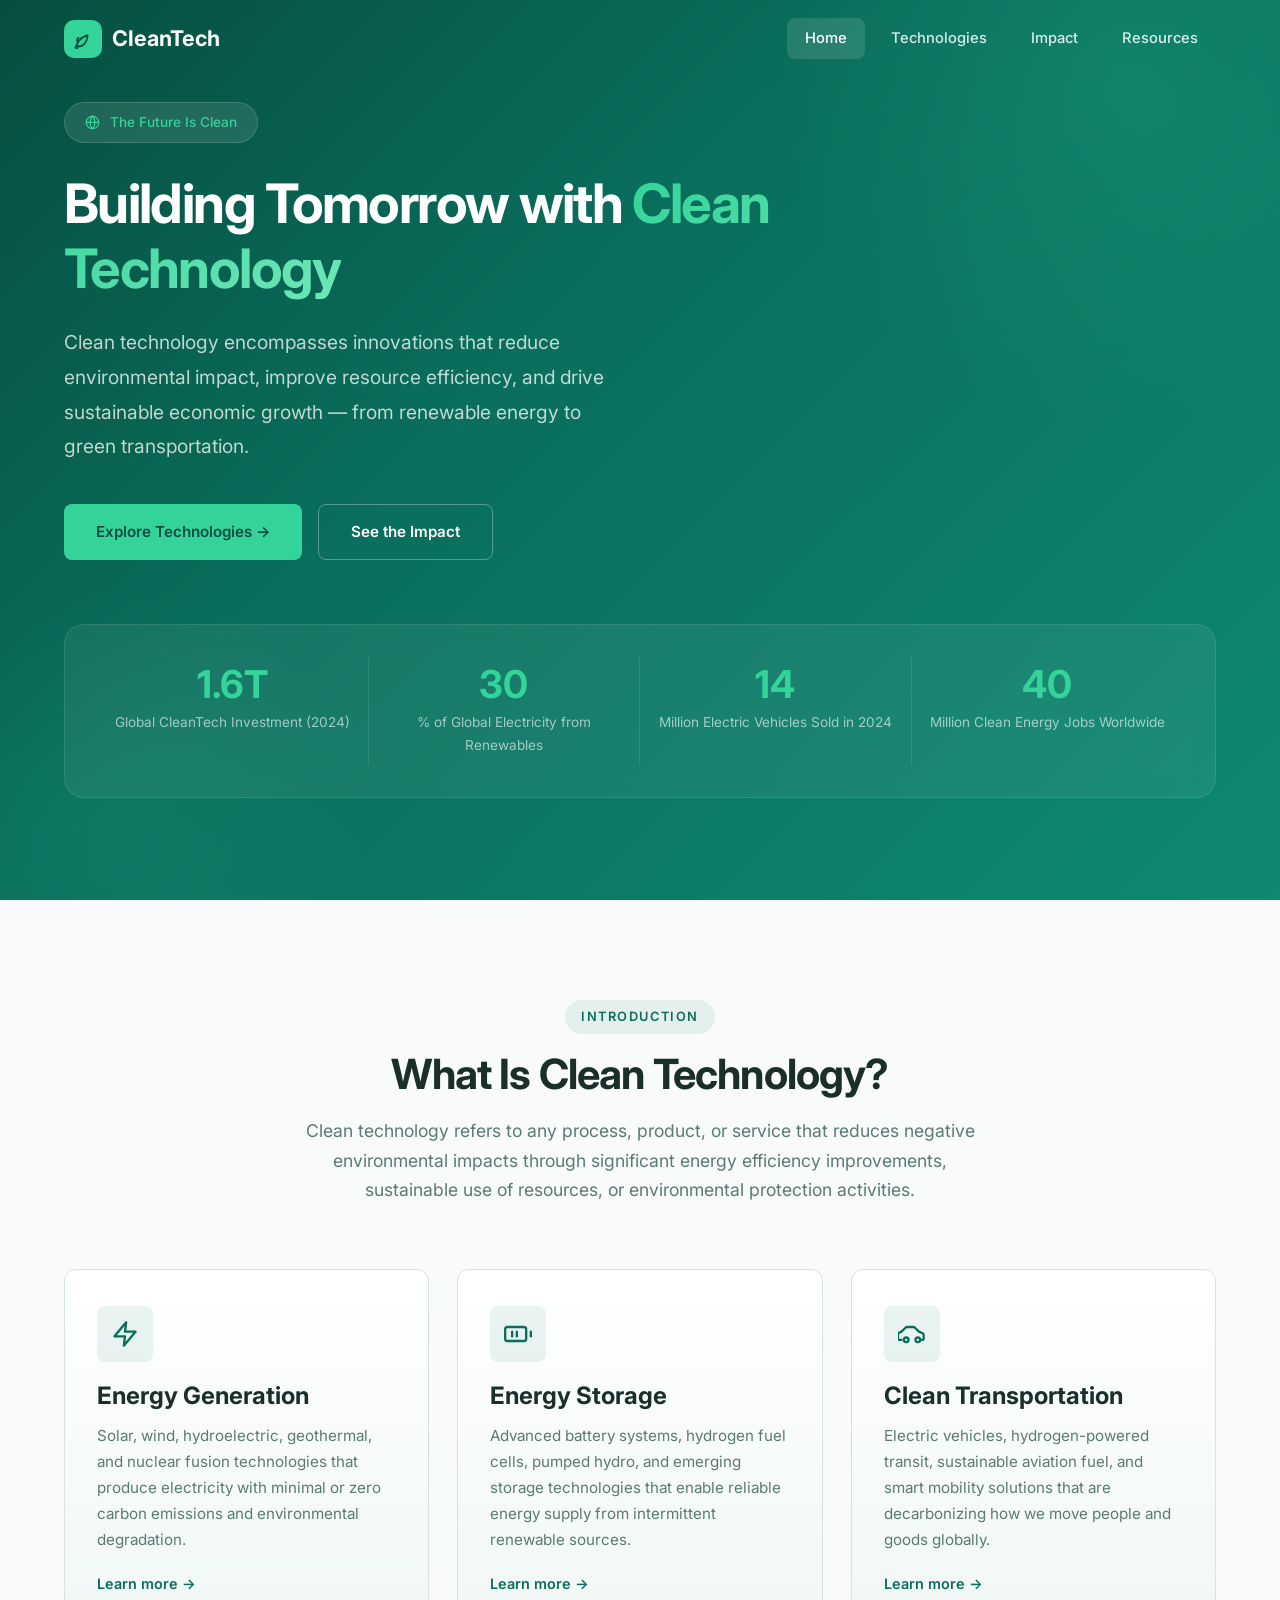
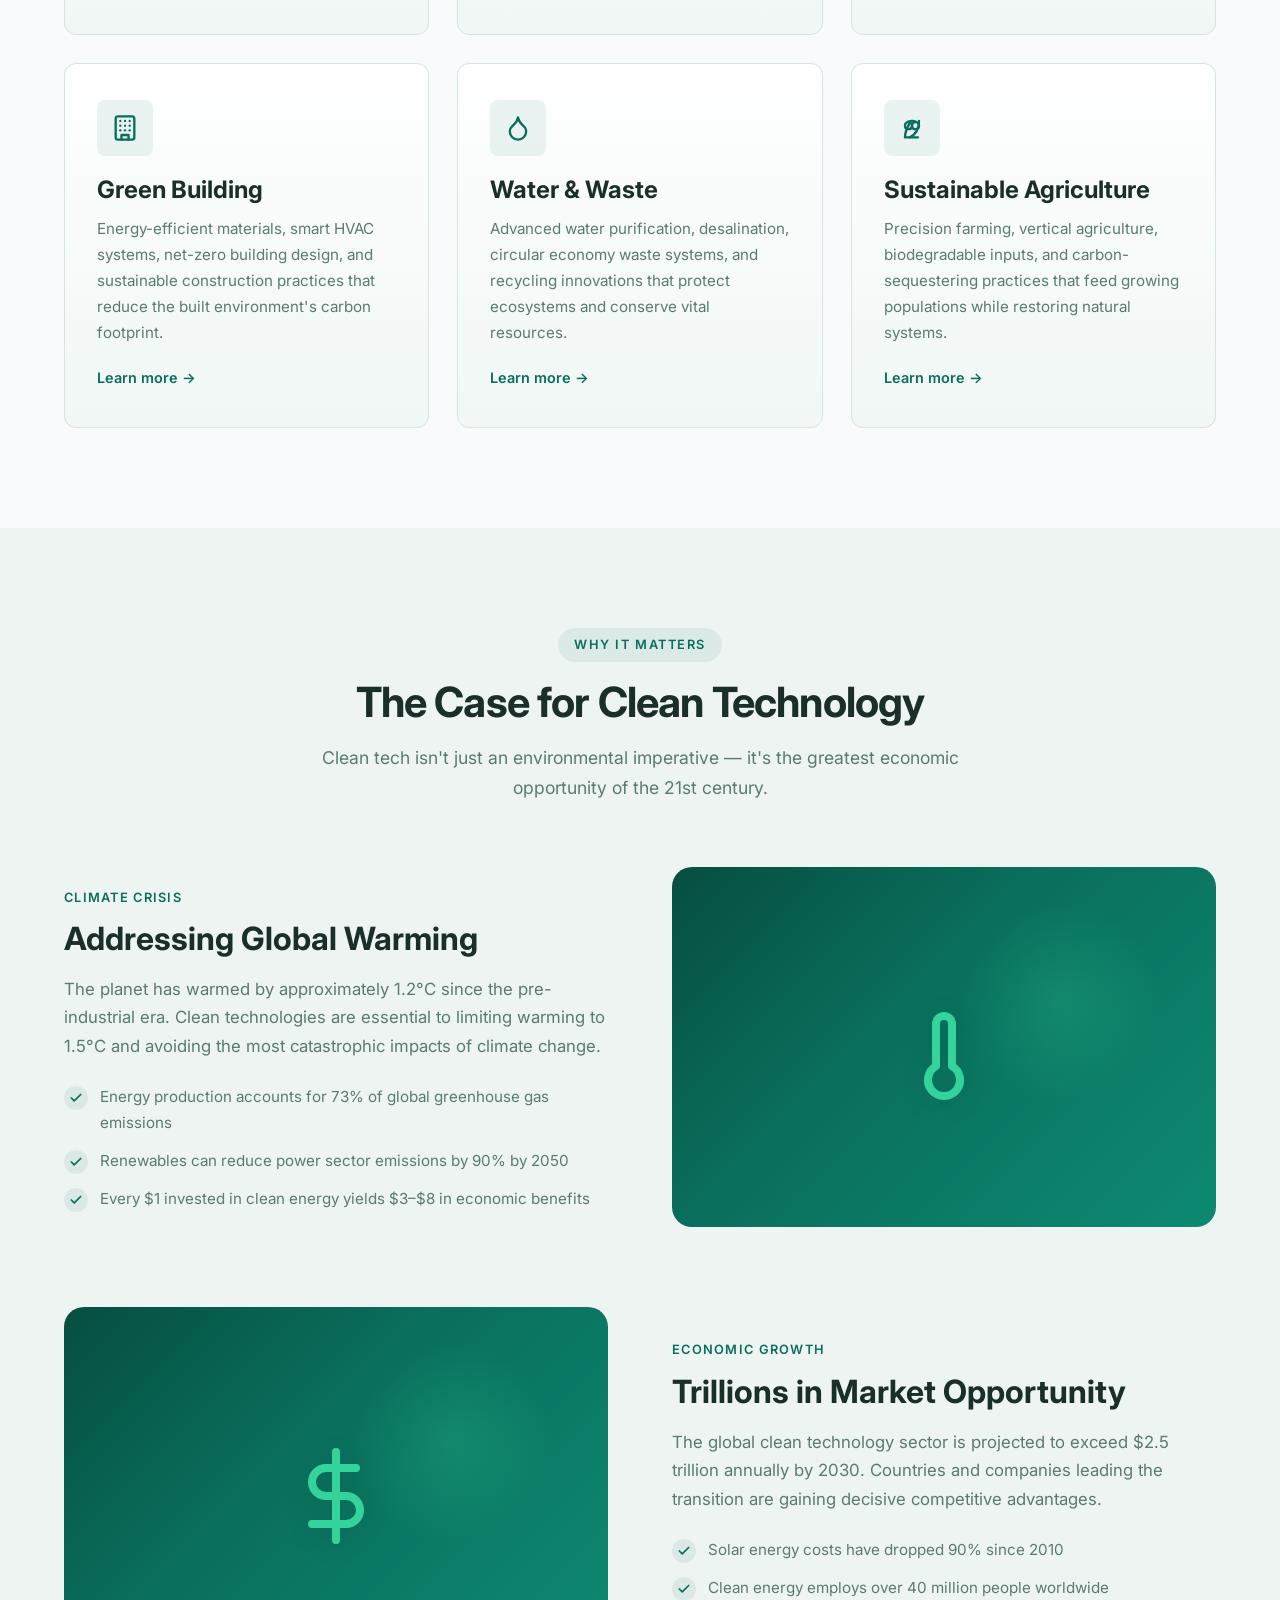
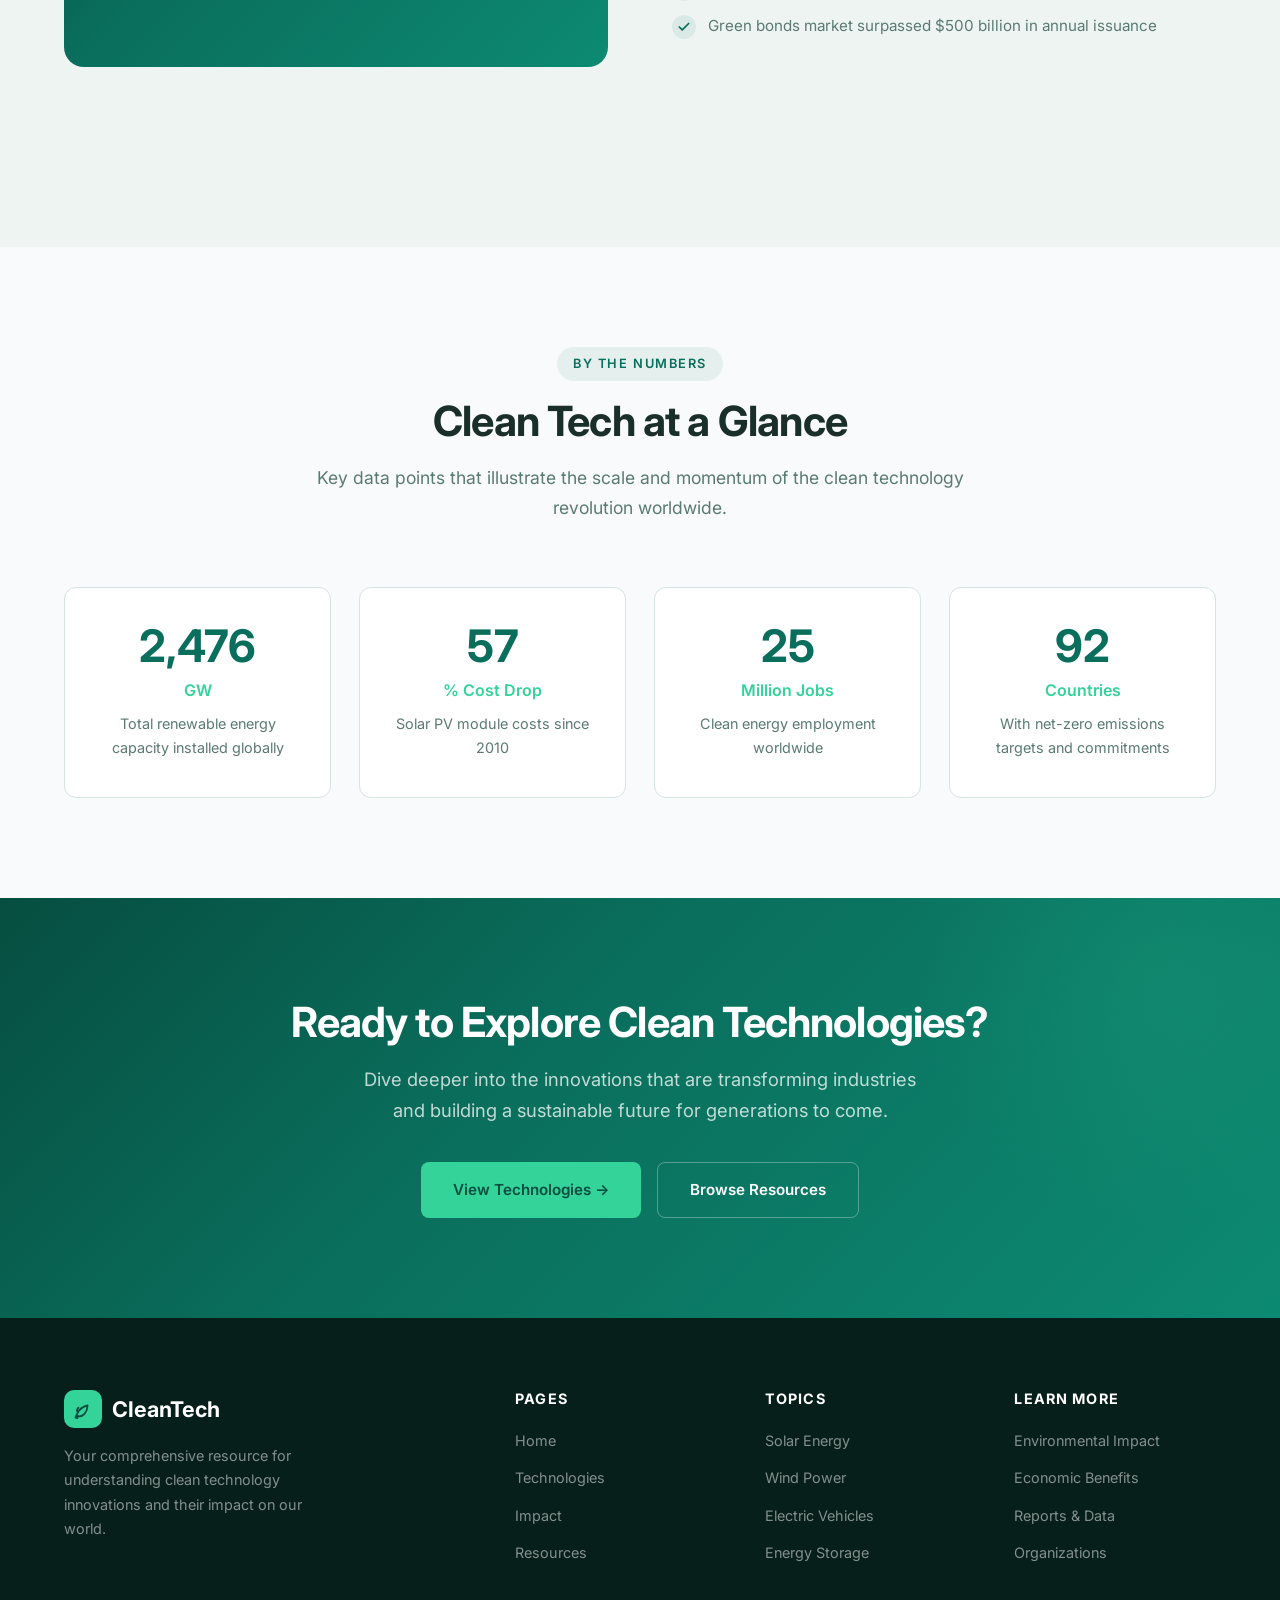
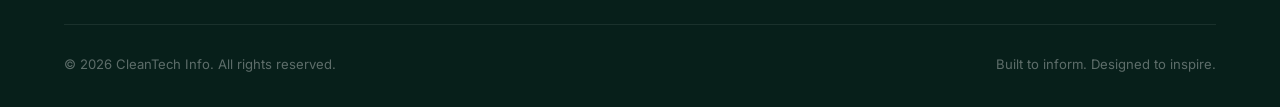
<file: index.html>
<!DOCTYPE html>
<html lang="en">
<head>
  <meta charset="UTF-8">
  <meta name="viewport" content="width=device-width, initial-scale=1.0">
  <title>Clean Technology — Powering a Sustainable Future</title>
  <meta name="description" content="Explore the world of clean technology — innovations driving sustainability, reducing emissions, and reshaping our energy landscape for a greener tomorrow.">
  <link rel="preconnect" href="https://fonts.googleapis.com">
  <link rel="preconnect" href="https://fonts.gstatic.com" crossorigin>
  <link href="https://fonts.googleapis.com/css2?family=Inter:wght@400;500;600;700;800&display=swap" rel="stylesheet">
  <link rel="stylesheet" href="css/styles.css">
  <script async src="https://pagead2.googlesyndication.com/pagead/js/adsbygoogle.js?client=ca-pub-8700122829608621" crossorigin="anonymous"></script>
  <link rel="icon" type="image/svg+xml" href="data:image/svg+xml,<svg xmlns='http://www.w3.org/2000/svg' viewBox='0 0 24 24' fill='none' stroke='%2334d399' stroke-width='2' stroke-linecap='round' stroke-linejoin='round'><path d='M17 8C8 10 5.9 16.17 3.82 21.34L5.71 22l1-2.3A4.49 4.49 0 0 0 8 20c4 0 8.68-3.9 9-12Z'/><path d='M6 15s-1.5-2 1-4.5'/></svg>">
</head>
<body>

  <!-- SVG Icon Definitions -->
  <svg xmlns="http://www.w3.org/2000/svg" style="display:none">
    <symbol id="icon-leaf" viewBox="0 0 24 24" fill="none" stroke="currentColor" stroke-width="2" stroke-linecap="round" stroke-linejoin="round"><path d="M17 8C8 10 5.9 16.17 3.82 21.34L5.71 22l1-2.3A4.49 4.49 0 0 0 8 20c4 0 8.68-3.9 9-12Z"/><path d="M6 15s-1.5-2 1-4.5"/></symbol>
    <symbol id="icon-globe" viewBox="0 0 24 24" fill="none" stroke="currentColor" stroke-width="2" stroke-linecap="round" stroke-linejoin="round"><circle cx="12" cy="12" r="10"/><path d="M12 2a14.5 14.5 0 0 0 0 20 14.5 14.5 0 0 0 0-20"/><path d="M2 12h20"/></symbol>
    <symbol id="icon-bolt" viewBox="0 0 24 24" fill="none" stroke="currentColor" stroke-width="2" stroke-linecap="round" stroke-linejoin="round"><path d="M13 2 3 14h9l-1 8 10-12h-9l1-8z"/></symbol>
    <symbol id="icon-battery" viewBox="0 0 24 24" fill="none" stroke="currentColor" stroke-width="2" stroke-linecap="round" stroke-linejoin="round"><rect x="1" y="6" width="18" height="12" rx="2"/><path d="M23 10v4"/><path d="M7 10v4"/><path d="M11 10v4"/></symbol>
    <symbol id="icon-car" viewBox="0 0 24 24" fill="none" stroke="currentColor" stroke-width="2" stroke-linecap="round" stroke-linejoin="round"><path d="M19 17h2c.6 0 1-.4 1-1v-3c0-.9-.7-1.7-1.5-1.9L18 10l-3.4-3.4c-.4-.4-.9-.6-1.4-.6H7.8c-.5 0-1 .2-1.4.6L3 10l-2.5 1.1C.2 11.3-.1 12.1 0 13v3c0 .6.4 1 1 1h2"/><circle cx="7" cy="17" r="2"/><circle cx="17" cy="17" r="2"/></symbol>
    <symbol id="icon-building" viewBox="0 0 24 24" fill="none" stroke="currentColor" stroke-width="2" stroke-linecap="round" stroke-linejoin="round"><rect x="4" y="2" width="16" height="20" rx="2"/><path d="M9 22v-4h6v4"/><path d="M8 6h.01"/><path d="M16 6h.01"/><path d="M12 6h.01"/><path d="M12 10h.01"/><path d="M12 14h.01"/><path d="M16 10h.01"/><path d="M16 14h.01"/><path d="M8 10h.01"/><path d="M8 14h.01"/></symbol>
    <symbol id="icon-droplet" viewBox="0 0 24 24" fill="none" stroke="currentColor" stroke-width="2" stroke-linecap="round" stroke-linejoin="round"><path d="M12 22a7 7 0 0 0 7-7c0-2-1-3.9-3-5.5s-3.5-4-4-6.5c-.5 2.5-2 4.9-4 6.5S5 13 5 15a7 7 0 0 0 7 7z"/></symbol>
    <symbol id="icon-sprout" viewBox="0 0 24 24" fill="none" stroke="currentColor" stroke-width="2" stroke-linecap="round" stroke-linejoin="round"><path d="M7 20h10"/><path d="M10 20c5.5-2.5 8-7 8-14"/><path d="M9.7 8.4C8 11.3 6 15 6 20"/><path d="M12 6c1.5 0 6 .5 6 4 0 2-1.5 3-3 3s-3-1-3-3c0-2 1.5-3 3-3"/><path d="M12 6c-1.5 0-6 .5-6 4 0 2 1.5 3 3 3s3-1 3-3c0-2-1.5-3-3-3"/></symbol>
    <symbol id="icon-sun" viewBox="0 0 24 24" fill="none" stroke="currentColor" stroke-width="2" stroke-linecap="round" stroke-linejoin="round"><circle cx="12" cy="12" r="4"/><path d="M12 2v2"/><path d="M12 20v2"/><path d="m4.93 4.93 1.41 1.41"/><path d="m17.66 17.66 1.41 1.41"/><path d="M2 12h2"/><path d="M20 12h2"/><path d="m6.34 17.66-1.41 1.41"/><path d="m19.07 4.93-1.41 1.41"/></symbol>
    <symbol id="icon-wind" viewBox="0 0 24 24" fill="none" stroke="currentColor" stroke-width="2" stroke-linecap="round" stroke-linejoin="round"><path d="M17.7 7.7a2.5 2.5 0 1 1 1.8 4.3H2"/><path d="M9.6 4.6A2 2 0 1 1 11 8H2"/><path d="M12.6 19.4A2 2 0 1 0 14 16H2"/></symbol>
    <symbol id="icon-thermometer" viewBox="0 0 24 24" fill="none" stroke="currentColor" stroke-width="2" stroke-linecap="round" stroke-linejoin="round"><path d="M14 4v10.54a4 4 0 1 1-4 0V4a2 2 0 0 1 4 0Z"/></symbol>
    <symbol id="icon-dollar" viewBox="0 0 24 24" fill="none" stroke="currentColor" stroke-width="2" stroke-linecap="round" stroke-linejoin="round"><line x1="12" y1="1" x2="12" y2="23"/><path d="M17 5H9.5a3.5 3.5 0 0 0 0 7h5a3.5 3.5 0 0 1 0 7H6"/></symbol>
    <symbol id="icon-hydrogen" viewBox="0 0 24 24" fill="none" stroke="currentColor" stroke-width="2" stroke-linecap="round" stroke-linejoin="round"><path d="M12 2v6"/><path d="m4.93 10.93 1.41 1.41"/><path d="M2 18h2"/><path d="M20 18h2"/><path d="m19.07 10.93-1.41 1.41"/><path d="M22 22H2"/><path d="m8 6 4-4 4 4"/><path d="M16 18a4 4 0 0 0-8 0"/></symbol>
    <symbol id="icon-factory" viewBox="0 0 24 24" fill="none" stroke="currentColor" stroke-width="2" stroke-linecap="round" stroke-linejoin="round"><path d="M2 20a2 2 0 0 0 2 2h16a2 2 0 0 0 2-2V8l-7 5V8l-7 5V4a2 2 0 0 0-2-2H4a2 2 0 0 0-2 2Z"/><path d="M17 18h1"/><path d="M12 18h1"/><path d="M7 18h1"/></symbol>
    <symbol id="icon-waves" viewBox="0 0 24 24" fill="none" stroke="currentColor" stroke-width="2" stroke-linecap="round" stroke-linejoin="round"><path d="M2 6c.6.5 1.2 1 2.5 1C7 7 7 5 9.5 5c2.6 0 2.4 2 5 2 2.5 0 2.5-2 5-2 1.3 0 1.9.5 2.5 1"/><path d="M2 12c.6.5 1.2 1 2.5 1 2.5 0 2.5-2 5-2 2.6 0 2.4 2 5 2 2.5 0 2.5-2 5-2 1.3 0 1.9.5 2.5 1"/><path d="M2 18c.6.5 1.2 1 2.5 1 2.5 0 2.5-2 5-2 2.6 0 2.4 2 5 2 2.5 0 2.5-2 5-2 1.3 0 1.9.5 2.5 1"/></symbol>
    <symbol id="icon-atom" viewBox="0 0 24 24" fill="none" stroke="currentColor" stroke-width="2" stroke-linecap="round" stroke-linejoin="round"><circle cx="12" cy="12" r="1"/><path d="M20.2 20.2c2.04-2.03.02-7.36-4.5-11.9-4.54-4.52-9.87-6.54-11.9-4.5-2.04 2.03-.02 7.36 4.5 11.9 4.54 4.52 9.87 6.54 11.9 4.5Z"/><path d="M15.7 15.7c4.52-4.54 6.54-9.87 4.5-11.9-2.03-2.04-7.36-.02-11.9 4.5-4.52 4.54-6.54 9.87-4.5 11.9 2.03 2.04 7.36.02 11.9-4.5Z"/></symbol>
    <symbol id="icon-wheat" viewBox="0 0 24 24" fill="none" stroke="currentColor" stroke-width="2" stroke-linecap="round" stroke-linejoin="round"><path d="M2 22 16 8"/><path d="M3.47 12.53 5 11l1.53 1.53a3.5 3.5 0 0 1 0 4.94L5 19l-1.53-1.53a3.5 3.5 0 0 1 0-4.94Z"/><path d="M7.47 8.53 9 7l1.53 1.53a3.5 3.5 0 0 1 0 4.94L9 15l-1.53-1.53a3.5 3.5 0 0 1 0-4.94Z"/><path d="M11.47 4.53 13 3l1.53 1.53a3.5 3.5 0 0 1 0 4.94L13 11l-1.53-1.53a3.5 3.5 0 0 1 0-4.94Z"/><path d="M20 2h2v2a4 4 0 0 1-4 4h-2V6a4 4 0 0 1 4-4Z"/></symbol>
    <symbol id="icon-lungs" viewBox="0 0 24 24" fill="none" stroke="currentColor" stroke-width="2" stroke-linecap="round" stroke-linejoin="round"><path d="M6.081 20C2.642 20 .5 17.743.5 14.308c0-2.146.88-3.538 2.335-5.236C4.535 7.05 6.327 5.498 7.5 2h1c.667 1.333 1 2.667 1 4v6.5c0 .837-.164 1.593-.5 2.5"/><path d="M17.919 20c3.439 0 5.581-2.257 5.581-5.692 0-2.146-.88-3.538-2.335-5.236C19.465 7.05 17.673 5.498 16.5 2h-1c-.667 1.333-1 2.667-1 4v6.5c0 .837.164 1.593.5 2.5"/><path d="M12 4v16"/></symbol>
  </svg>

  <!-- ===== HEADER ===== -->
  <header class="header">
    <div class="container">
      <a href="index.html" class="logo">
        <div class="logo-icon"><svg class="icon"><use href="#icon-leaf"/></svg></div>
        CleanTech
      </a>
      <nav class="nav-links">
        <a href="index.html" class="active">Home</a>
        <a href="technologies.html">Technologies</a>
        <a href="impact.html">Impact</a>
        <a href="resources.html">Resources</a>
      </nav>
      <div class="menu-toggle">
        <span></span><span></span><span></span>
      </div>
    </div>
  </header>

  <!-- ===== HERO ===== -->
  <section class="hero">
    <div class="container">
      <div class="hero-content">
        <div class="hero-badge"><svg class="icon icon-inline"><use href="#icon-globe"/></svg> The Future Is Clean</div>
        <h1>Building Tomorrow with <span>Clean Technology</span></h1>
        <p>Clean technology encompasses innovations that reduce environmental impact, improve resource efficiency, and drive sustainable economic growth — from renewable energy to green transportation.</p>
        <div class="hero-buttons">
          <a href="technologies.html" class="btn btn-primary">Explore Technologies →</a>
          <a href="impact.html" class="btn btn-outline">See the Impact</a>
        </div>
      </div>
      <div class="hero-stats">
        <div class="stat-item">
          <div class="stat-number" data-count="1.6T">0</div>
          <div class="stat-label">Global CleanTech Investment (2024)</div>
        </div>
        <div class="stat-item">
          <div class="stat-number" data-count="30">0</div>
          <div class="stat-label">% of Global Electricity from Renewables</div>
        </div>
        <div class="stat-item">
          <div class="stat-number" data-count="14">0</div>
          <div class="stat-label">Million Electric Vehicles Sold in 2024</div>
        </div>
        <div class="stat-item">
          <div class="stat-number" data-count="40">0</div>
          <div class="stat-label">Million Clean Energy Jobs Worldwide</div>
        </div>
      </div>
    </div>
  </section>

  <!-- ===== WHAT IS CLEAN TECH ===== -->
  <section class="section">
    <div class="container">
      <div class="section-header fade-up">
        <span class="label">Introduction</span>
        <h2>What Is Clean Technology?</h2>
        <p>Clean technology refers to any process, product, or service that reduces negative environmental impacts through significant energy efficiency improvements, sustainable use of resources, or environmental protection activities.</p>
      </div>
      <div class="card-grid stagger-children">
        <div class="card fade-up">
          <div class="card-icon"><svg class="icon"><use href="#icon-bolt"/></svg></div>
          <h3>Energy Generation</h3>
          <p>Solar, wind, hydroelectric, geothermal, and nuclear fusion technologies that produce electricity with minimal or zero carbon emissions and environmental degradation.</p>
          <a href="technologies.html" class="card-link">Learn more →</a>
        </div>
        <div class="card fade-up">
          <div class="card-icon"><svg class="icon"><use href="#icon-battery"/></svg></div>
          <h3>Energy Storage</h3>
          <p>Advanced battery systems, hydrogen fuel cells, pumped hydro, and emerging storage technologies that enable reliable energy supply from intermittent renewable sources.</p>
          <a href="technologies.html" class="card-link">Learn more →</a>
        </div>
        <div class="card fade-up">
          <div class="card-icon"><svg class="icon"><use href="#icon-car"/></svg></div>
          <h3>Clean Transportation</h3>
          <p>Electric vehicles, hydrogen-powered transit, sustainable aviation fuel, and smart mobility solutions that are decarbonizing how we move people and goods globally.</p>
          <a href="technologies.html" class="card-link">Learn more →</a>
        </div>
        <div class="card fade-up">
          <div class="card-icon"><svg class="icon"><use href="#icon-building"/></svg></div>
          <h3>Green Building</h3>
          <p>Energy-efficient materials, smart HVAC systems, net-zero building design, and sustainable construction practices that reduce the built environment's carbon footprint.</p>
          <a href="technologies.html" class="card-link">Learn more →</a>
        </div>
        <div class="card fade-up">
          <div class="card-icon"><svg class="icon"><use href="#icon-droplet"/></svg></div>
          <h3>Water &amp; Waste</h3>
          <p>Advanced water purification, desalination, circular economy waste systems, and recycling innovations that protect ecosystems and conserve vital resources.</p>
          <a href="technologies.html" class="card-link">Learn more →</a>
        </div>
        <div class="card fade-up">
          <div class="card-icon"><svg class="icon"><use href="#icon-sprout"/></svg></div>
          <h3>Sustainable Agriculture</h3>
          <p>Precision farming, vertical agriculture, biodegradable inputs, and carbon-sequestering practices that feed growing populations while restoring natural systems.</p>
          <a href="technologies.html" class="card-link">Learn more →</a>
        </div>
      </div>
    </div>
  </section>

  <!-- ===== WHY CLEAN TECH MATTERS ===== -->
  <section class="section bg-alt">
    <div class="container">
      <div class="section-header fade-up">
        <span class="label">Why It Matters</span>
        <h2>The Case for Clean Technology</h2>
        <p>Clean tech isn't just an environmental imperative — it's the greatest economic opportunity of the 21st century.</p>
      </div>
      <div class="feature-block fade-up">
        <div class="feature-visual">
          <div class="feature-visual-icon"><svg class="icon"><use href="#icon-thermometer"/></svg></div>
        </div>
        <div class="feature-text">
          <span class="label">Climate Crisis</span>
          <h3>Addressing Global Warming</h3>
          <p>The planet has warmed by approximately 1.2°C since the pre-industrial era. Clean technologies are essential to limiting warming to 1.5°C and avoiding the most catastrophic impacts of climate change.</p>
          <ul class="feature-list">
            <li>Energy production accounts for 73% of global greenhouse gas emissions</li>
            <li>Renewables can reduce power sector emissions by 90% by 2050</li>
            <li>Every $1 invested in clean energy yields $3–$8 in economic benefits</li>
          </ul>
        </div>
      </div>
      <div class="feature-block fade-up">
        <div class="feature-visual">
          <div class="feature-visual-icon"><svg class="icon"><use href="#icon-dollar"/></svg></div>
        </div>
        <div class="feature-text">
          <span class="label">Economic Growth</span>
          <h3>Trillions in Market Opportunity</h3>
          <p>The global clean technology sector is projected to exceed $2.5 trillion annually by 2030. Countries and companies leading the transition are gaining decisive competitive advantages.</p>
          <ul class="feature-list">
            <li>Solar energy costs have dropped 90% since 2010</li>
            <li>Clean energy employs over 40 million people worldwide</li>
            <li>Green bonds market surpassed $500 billion in annual issuance</li>
          </ul>
        </div>
      </div>
    </div>
  </section>

  <!-- ===== KEY STATS ===== -->
  <section class="section">
    <div class="container">
      <div class="section-header fade-up">
        <span class="label">By the Numbers</span>
        <h2>Clean Tech at a Glance</h2>
        <p>Key data points that illustrate the scale and momentum of the clean technology revolution worldwide.</p>
      </div>
      <div class="stats-grid stagger-children">
        <div class="stat-card fade-up">
          <div class="number" data-count="3900">0</div>
          <div class="unit">GW</div>
          <div class="desc">Total renewable energy capacity installed globally</div>
        </div>
        <div class="stat-card fade-up">
          <div class="number" data-count="90">0</div>
          <div class="unit">% Cost Drop</div>
          <div class="desc">Solar PV module costs since 2010</div>
        </div>
        <div class="stat-card fade-up">
          <div class="number" data-count="40">0</div>
          <div class="unit">Million Jobs</div>
          <div class="desc">Clean energy employment worldwide</div>
        </div>
        <div class="stat-card fade-up">
          <div class="number" data-count="145">0</div>
          <div class="unit">Countries</div>
          <div class="desc">With net-zero emissions targets and commitments</div>
        </div>
      </div>
    </div>
  </section>

  <!-- ===== CTA ===== -->
  <section class="section cta-section">
    <div class="container">
      <div class="cta-content fade-up">
        <h2>Ready to Explore Clean Technologies?</h2>
        <p>Dive deeper into the innovations that are transforming industries and building a sustainable future for generations to come.</p>
        <div class="cta-buttons">
          <a href="technologies.html" class="btn btn-primary">View Technologies →</a>
          <a href="resources.html" class="btn btn-outline">Browse Resources</a>
        </div>
      </div>
    </div>
  </section>

  <!-- ===== FOOTER ===== -->
  <footer class="footer">
    <div class="container">
      <div class="footer-grid">
        <div class="footer-brand">
          <a href="index.html" class="logo">
            <div class="logo-icon"><svg class="icon"><use href="#icon-leaf"/></svg></div>
            CleanTech
          </a>
          <p>Your comprehensive resource for understanding clean technology innovations and their impact on our world.</p>
        </div>
        <div>
          <h4>Pages</h4>
          <ul class="footer-links">
            <li><a href="index.html">Home</a></li>
            <li><a href="technologies.html">Technologies</a></li>
            <li><a href="impact.html">Impact</a></li>
            <li><a href="resources.html">Resources</a></li>
          </ul>
        </div>
        <div>
          <h4>Topics</h4>
          <ul class="footer-links">
            <li><a href="technologies.html">Solar Energy</a></li>
            <li><a href="technologies.html">Wind Power</a></li>
            <li><a href="technologies.html">Electric Vehicles</a></li>
            <li><a href="technologies.html">Energy Storage</a></li>
          </ul>
        </div>
        <div>
          <h4>Learn More</h4>
          <ul class="footer-links">
            <li><a href="impact.html">Environmental Impact</a></li>
            <li><a href="impact.html">Economic Benefits</a></li>
            <li><a href="resources.html">Reports &amp; Data</a></li>
            <li><a href="resources.html">Organizations</a></li>
          </ul>
        </div>
      </div>
      <div class="footer-bottom">
        <span>&copy; 2026 CleanTech Info. All rights reserved.</span>
        <span>Built to inform. Designed to inspire.</span>
      </div>
    </div>
  </footer>

  <script src="js/main.js"></script>
</body>
</html>
</file>
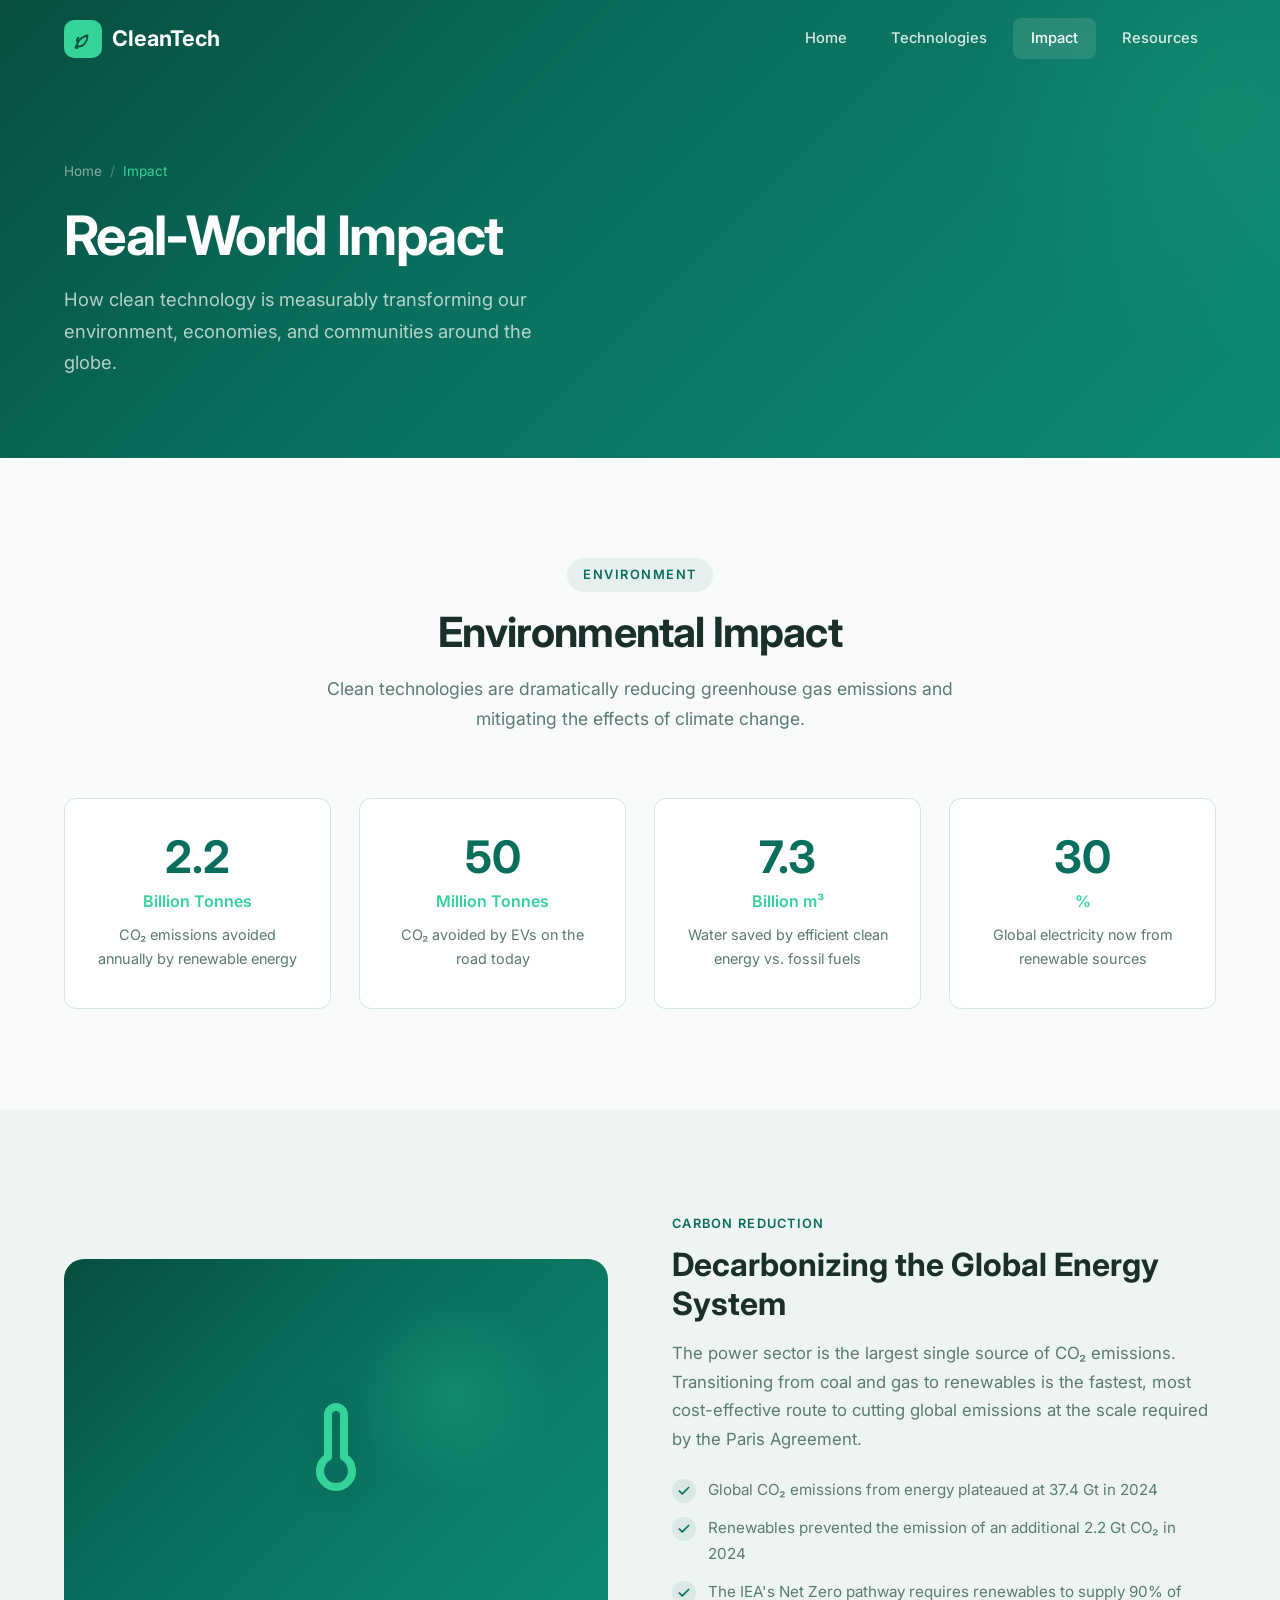
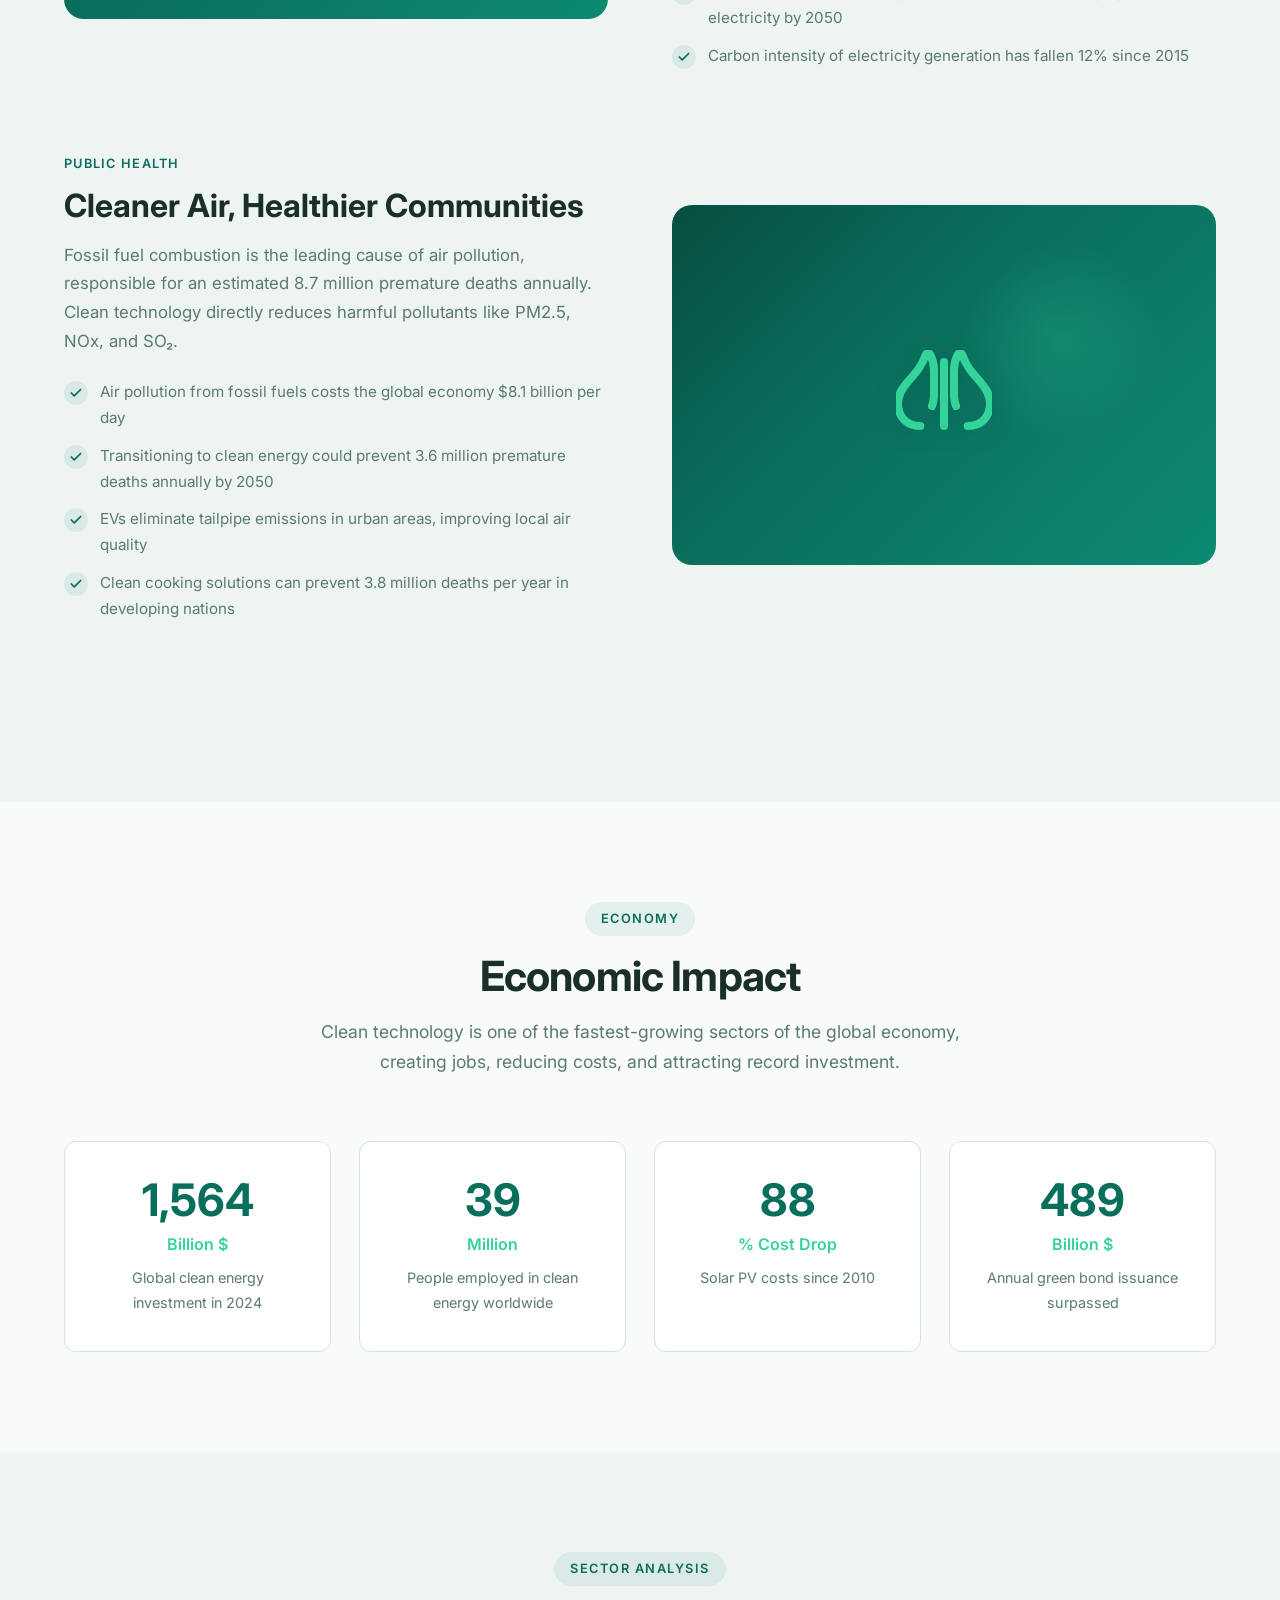
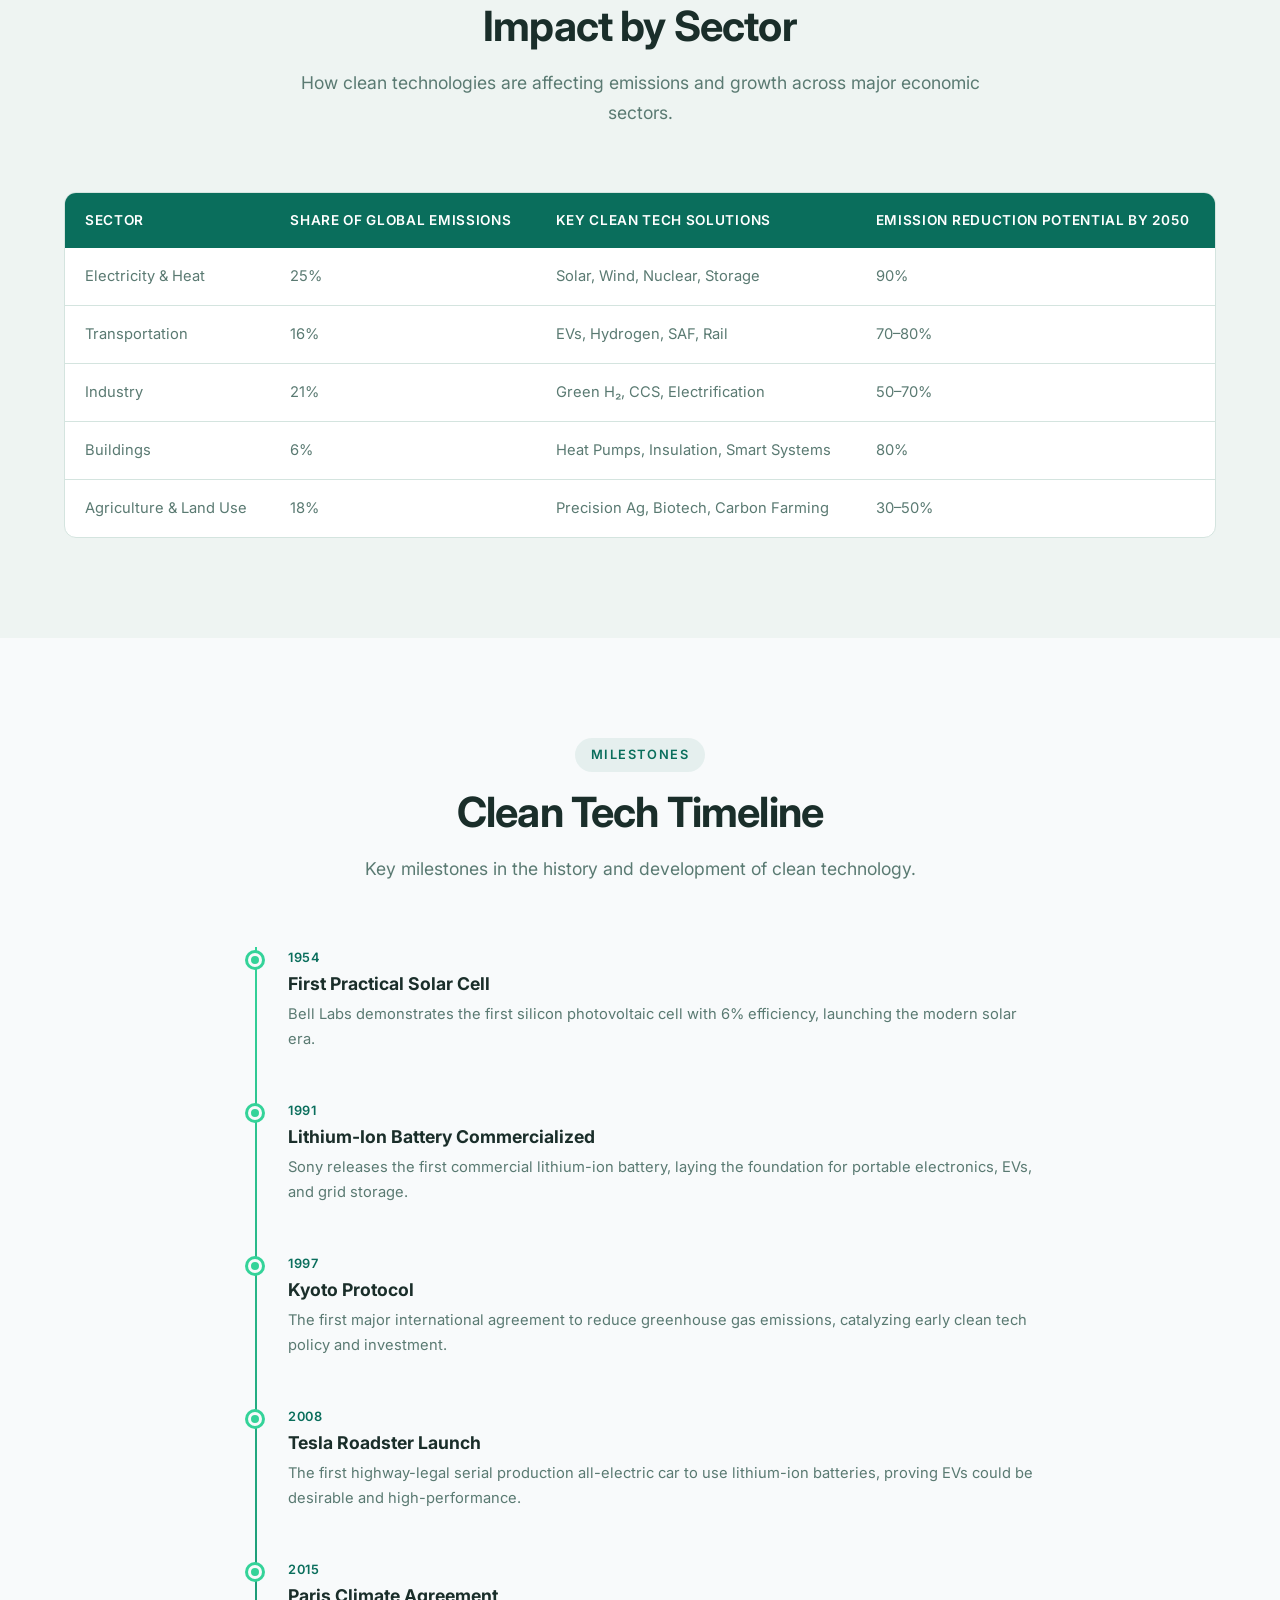
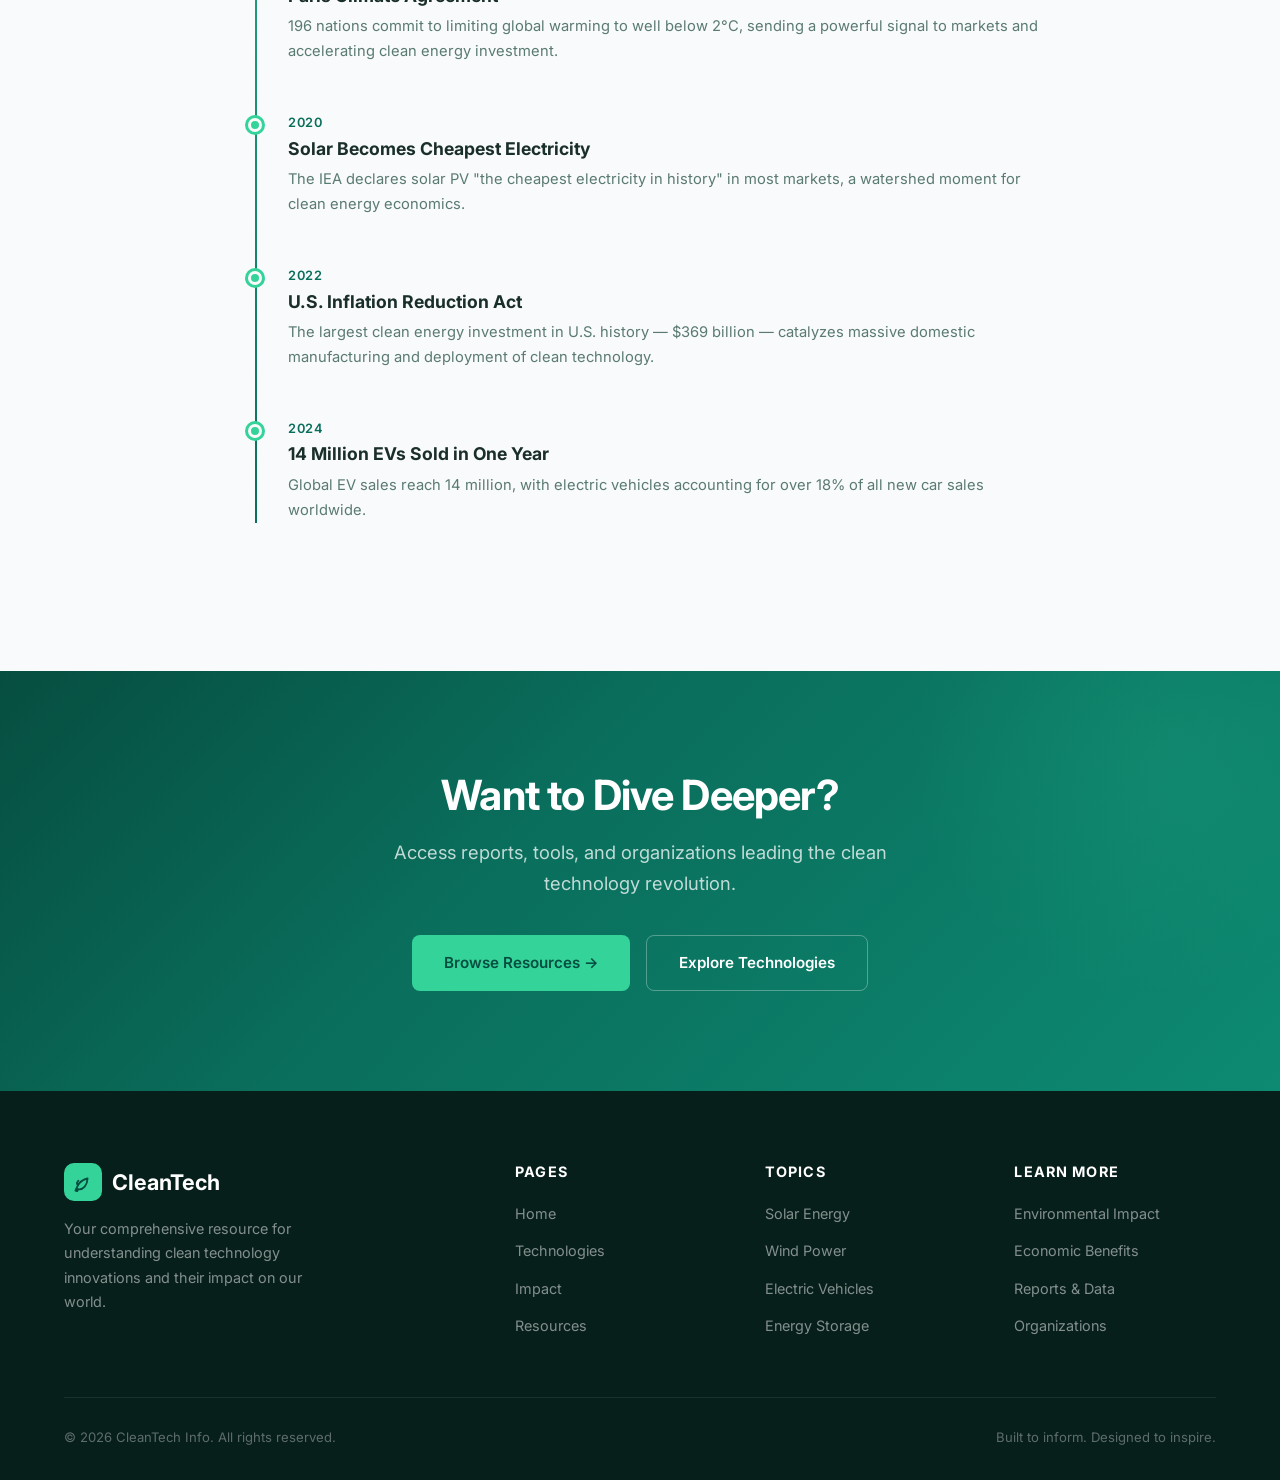
<file: impact.html>
<!DOCTYPE html>
<html lang="en">
<head>
  <meta charset="UTF-8">
  <meta name="viewport" content="width=device-width, initial-scale=1.0">
  <title>Impact — Clean Technology</title>
  <meta name="description" content="Understand the environmental, economic, and social impact of clean technology — from emissions reduction to job creation and public health.">
  <link rel="preconnect" href="https://fonts.googleapis.com">
  <link rel="preconnect" href="https://fonts.gstatic.com" crossorigin>
  <link href="https://fonts.googleapis.com/css2?family=Inter:wght@400;500;600;700;800&display=swap" rel="stylesheet">
  <link rel="stylesheet" href="css/styles.css">
  <script async src="https://pagead2.googlesyndication.com/pagead/js/adsbygoogle.js?client=ca-pub-8700122829608621" crossorigin="anonymous"></script>
  <link rel="icon" type="image/svg+xml" href="data:image/svg+xml,<svg xmlns='http://www.w3.org/2000/svg' viewBox='0 0 24 24' fill='none' stroke='%2334d399' stroke-width='2' stroke-linecap='round' stroke-linejoin='round'><path d='M17 8C8 10 5.9 16.17 3.82 21.34L5.71 22l1-2.3A4.49 4.49 0 0 0 8 20c4 0 8.68-3.9 9-12Z'/><path d='M6 15s-1.5-2 1-4.5'/></svg>">
</head>
<body>

  <!-- SVG Icon Definitions -->
  <svg xmlns="http://www.w3.org/2000/svg" style="display:none">
    <symbol id="icon-leaf" viewBox="0 0 24 24" fill="none" stroke="currentColor" stroke-width="2" stroke-linecap="round" stroke-linejoin="round"><path d="M17 8C8 10 5.9 16.17 3.82 21.34L5.71 22l1-2.3A4.49 4.49 0 0 0 8 20c4 0 8.68-3.9 9-12Z"/><path d="M6 15s-1.5-2 1-4.5"/></symbol>
    <symbol id="icon-thermometer" viewBox="0 0 24 24" fill="none" stroke="currentColor" stroke-width="2" stroke-linecap="round" stroke-linejoin="round"><path d="M14 4v10.54a4 4 0 1 1-4 0V4a2 2 0 0 1 4 0Z"/></symbol>
    <symbol id="icon-lungs" viewBox="0 0 24 24" fill="none" stroke="currentColor" stroke-width="2" stroke-linecap="round" stroke-linejoin="round"><path d="M6.081 20C2.642 20 .5 17.743.5 14.308c0-2.146.88-3.538 2.335-5.236C4.535 7.05 6.327 5.498 7.5 2h1c.667 1.333 1 2.667 1 4v6.5c0 .837-.164 1.593-.5 2.5"/><path d="M17.919 20c3.439 0 5.581-2.257 5.581-5.692 0-2.146-.88-3.538-2.335-5.236C19.465 7.05 17.673 5.498 16.5 2h-1c-.667 1.333-1 2.667-1 4v6.5c0 .837.164 1.593.5 2.5"/><path d="M12 4v16"/></symbol>
  </svg>

  <!-- ===== HEADER ===== -->
  <header class="header">
    <div class="container">
      <a href="index.html" class="logo">
        <div class="logo-icon"><svg class="icon"><use href="#icon-leaf"/></svg></div>
        CleanTech
      </a>
      <nav class="nav-links">
        <a href="index.html">Home</a>
        <a href="technologies.html">Technologies</a>
        <a href="impact.html" class="active">Impact</a>
        <a href="resources.html">Resources</a>
      </nav>
      <div class="menu-toggle">
        <span></span><span></span><span></span>
      </div>
    </div>
  </header>

  <!-- ===== PAGE HERO ===== -->
  <section class="page-hero">
    <div class="container">
      <div class="breadcrumb">
        <a href="index.html">Home</a>
        <span>/</span>
        <span class="current">Impact</span>
      </div>
      <h1>Real-World Impact</h1>
      <p>How clean technology is measurably transforming our environment, economies, and communities around the globe.</p>
    </div>
  </section>

  <!-- ===== ENVIRONMENTAL IMPACT ===== -->
  <section class="section">
    <div class="container">
      <div class="section-header fade-up">
        <span class="label">Environment</span>
        <h2>Environmental Impact</h2>
        <p>Clean technologies are dramatically reducing greenhouse gas emissions and mitigating the effects of climate change.</p>
      </div>
      <div class="stats-grid stagger-children">
        <div class="stat-card fade-up">
          <div class="number" data-count="2.2">0</div>
          <div class="unit">Billion Tonnes</div>
          <div class="desc">CO₂ emissions avoided annually by renewable energy</div>
        </div>
        <div class="stat-card fade-up">
          <div class="number" data-count="50">0</div>
          <div class="unit">Million Tonnes</div>
          <div class="desc">CO₂ avoided by EVs on the road today</div>
        </div>
        <div class="stat-card fade-up">
          <div class="number" data-count="7.3">0</div>
          <div class="unit">Billion m³</div>
          <div class="desc">Water saved by efficient clean energy vs. fossil fuels</div>
        </div>
        <div class="stat-card fade-up">
          <div class="number" data-count="30">0</div>
          <div class="unit">%</div>
          <div class="desc">Global electricity now from renewable sources</div>
        </div>
      </div>
    </div>
  </section>

  <!-- ===== EMISSIONS DEEP DIVE ===== -->
  <section class="section bg-alt">
    <div class="container">
      <div class="feature-block fade-up">
        <div class="feature-visual">
          <div class="feature-visual-icon"><svg class="icon"><use href="#icon-thermometer"/></svg></div>
        </div>
        <div class="feature-text">
          <span class="label">Carbon Reduction</span>
          <h3>Decarbonizing the Global Energy System</h3>
          <p>The power sector is the largest single source of CO₂ emissions. Transitioning from coal and gas to renewables is the fastest, most cost-effective route to cutting global emissions at the scale required by the Paris Agreement.</p>
          <ul class="feature-list">
            <li>Global CO₂ emissions from energy plateaued at 37.4 Gt in 2024</li>
            <li>Renewables prevented the emission of an additional 2.2 Gt CO₂ in 2024</li>
            <li>The IEA's Net Zero pathway requires renewables to supply 90% of electricity by 2050</li>
            <li>Carbon intensity of electricity generation has fallen 12% since 2015</li>
          </ul>
        </div>
      </div>
      <div class="feature-block fade-up">
        <div class="feature-visual">
          <div class="feature-visual-icon"><svg class="icon"><use href="#icon-lungs"/></svg></div>
        </div>
        <div class="feature-text">
          <span class="label">Public Health</span>
          <h3>Cleaner Air, Healthier Communities</h3>
          <p>Fossil fuel combustion is the leading cause of air pollution, responsible for an estimated 8.7 million premature deaths annually. Clean technology directly reduces harmful pollutants like PM2.5, NOx, and SO₂.</p>
          <ul class="feature-list">
            <li>Air pollution from fossil fuels costs the global economy $8.1 billion per day</li>
            <li>Transitioning to clean energy could prevent 3.6 million premature deaths annually by 2050</li>
            <li>EVs eliminate tailpipe emissions in urban areas, improving local air quality</li>
            <li>Clean cooking solutions can prevent 3.8 million deaths per year in developing nations</li>
          </ul>
        </div>
      </div>
    </div>
  </section>

  <!-- ===== ECONOMIC IMPACT ===== -->
  <section class="section">
    <div class="container">
      <div class="section-header fade-up">
        <span class="label">Economy</span>
        <h2>Economic Impact</h2>
        <p>Clean technology is one of the fastest-growing sectors of the global economy, creating jobs, reducing costs, and attracting record investment.</p>
      </div>
      <div class="stats-grid stagger-children">
        <div class="stat-card fade-up">
          <div class="number" data-count="1600">0</div>
          <div class="unit">Billion $</div>
          <div class="desc">Global clean energy investment in 2024</div>
        </div>
        <div class="stat-card fade-up">
          <div class="number" data-count="40">0</div>
          <div class="unit">Million</div>
          <div class="desc">People employed in clean energy worldwide</div>
        </div>
        <div class="stat-card fade-up">
          <div class="number" data-count="90">0</div>
          <div class="unit">% Cost Drop</div>
          <div class="desc">Solar PV costs since 2010</div>
        </div>
        <div class="stat-card fade-up">
          <div class="number" data-count="500">0</div>
          <div class="unit">Billion $</div>
          <div class="desc">Annual green bond issuance surpassed</div>
        </div>
      </div>
    </div>
  </section>

  <!-- ===== SECTOR BREAKDOWN TABLE ===== -->
  <section class="section bg-alt">
    <div class="container">
      <div class="section-header fade-up">
        <span class="label">Sector Analysis</span>
        <h2>Impact by Sector</h2>
        <p>How clean technologies are affecting emissions and growth across major economic sectors.</p>
      </div>
      <div class="data-table-wrapper fade-up">
        <table class="data-table">
          <thead>
            <tr>
              <th>Sector</th>
              <th>Share of Global Emissions</th>
              <th>Key Clean Tech Solutions</th>
              <th>Emission Reduction Potential by 2050</th>
            </tr>
          </thead>
          <tbody>
            <tr>
              <td>Electricity &amp; Heat</td>
              <td>25%</td>
              <td>Solar, Wind, Nuclear, Storage</td>
              <td>90%</td>
            </tr>
            <tr>
              <td>Transportation</td>
              <td>16%</td>
              <td>EVs, Hydrogen, SAF, Rail</td>
              <td>70–80%</td>
            </tr>
            <tr>
              <td>Industry</td>
              <td>21%</td>
              <td>Green H₂, CCS, Electrification</td>
              <td>50–70%</td>
            </tr>
            <tr>
              <td>Buildings</td>
              <td>6%</td>
              <td>Heat Pumps, Insulation, Smart Systems</td>
              <td>80%</td>
            </tr>
            <tr>
              <td>Agriculture &amp; Land Use</td>
              <td>18%</td>
              <td>Precision Ag, Biotech, Carbon Farming</td>
              <td>30–50%</td>
            </tr>
          </tbody>
        </table>
      </div>
    </div>
  </section>

  <!-- ===== TIMELINE ===== -->
  <section class="section">
    <div class="container">
      <div class="section-header fade-up">
        <span class="label">Milestones</span>
        <h2>Clean Tech Timeline</h2>
        <p>Key milestones in the history and development of clean technology.</p>
      </div>
      <div class="timeline fade-up">
        <div class="timeline-item">
          <div class="year">1954</div>
          <h4>First Practical Solar Cell</h4>
          <p>Bell Labs demonstrates the first silicon photovoltaic cell with 6% efficiency, launching the modern solar era.</p>
        </div>
        <div class="timeline-item">
          <div class="year">1991</div>
          <h4>Lithium-Ion Battery Commercialized</h4>
          <p>Sony releases the first commercial lithium-ion battery, laying the foundation for portable electronics, EVs, and grid storage.</p>
        </div>
        <div class="timeline-item">
          <div class="year">1997</div>
          <h4>Kyoto Protocol</h4>
          <p>The first major international agreement to reduce greenhouse gas emissions, catalyzing early clean tech policy and investment.</p>
        </div>
        <div class="timeline-item">
          <div class="year">2008</div>
          <h4>Tesla Roadster Launch</h4>
          <p>The first highway-legal serial production all-electric car to use lithium-ion batteries, proving EVs could be desirable and high-performance.</p>
        </div>
        <div class="timeline-item">
          <div class="year">2015</div>
          <h4>Paris Climate Agreement</h4>
          <p>196 nations commit to limiting global warming to well below 2°C, sending a powerful signal to markets and accelerating clean energy investment.</p>
        </div>
        <div class="timeline-item">
          <div class="year">2020</div>
          <h4>Solar Becomes Cheapest Electricity</h4>
          <p>The IEA declares solar PV "the cheapest electricity in history" in most markets, a watershed moment for clean energy economics.</p>
        </div>
        <div class="timeline-item">
          <div class="year">2022</div>
          <h4>U.S. Inflation Reduction Act</h4>
          <p>The largest clean energy investment in U.S. history — $369 billion — catalyzes massive domestic manufacturing and deployment of clean technology.</p>
        </div>
        <div class="timeline-item">
          <div class="year">2024</div>
          <h4>14 Million EVs Sold in One Year</h4>
          <p>Global EV sales reach 14 million, with electric vehicles accounting for over 18% of all new car sales worldwide.</p>
        </div>
      </div>
    </div>
  </section>

  <!-- ===== CTA ===== -->
  <section class="section cta-section">
    <div class="container">
      <div class="cta-content fade-up">
        <h2>Want to Dive Deeper?</h2>
        <p>Access reports, tools, and organizations leading the clean technology revolution.</p>
        <div class="cta-buttons">
          <a href="resources.html" class="btn btn-primary">Browse Resources →</a>
          <a href="technologies.html" class="btn btn-outline">Explore Technologies</a>
        </div>
      </div>
    </div>
  </section>

  <!-- ===== FOOTER ===== -->
  <footer class="footer">
    <div class="container">
      <div class="footer-grid">
        <div class="footer-brand">
          <a href="index.html" class="logo">
            <div class="logo-icon"><svg class="icon"><use href="#icon-leaf"/></svg></div>
            CleanTech
          </a>
          <p>Your comprehensive resource for understanding clean technology innovations and their impact on our world.</p>
        </div>
        <div>
          <h4>Pages</h4>
          <ul class="footer-links">
            <li><a href="index.html">Home</a></li>
            <li><a href="technologies.html">Technologies</a></li>
            <li><a href="impact.html">Impact</a></li>
            <li><a href="resources.html">Resources</a></li>
          </ul>
        </div>
        <div>
          <h4>Topics</h4>
          <ul class="footer-links">
            <li><a href="technologies.html">Solar Energy</a></li>
            <li><a href="technologies.html">Wind Power</a></li>
            <li><a href="technologies.html">Electric Vehicles</a></li>
            <li><a href="technologies.html">Energy Storage</a></li>
          </ul>
        </div>
        <div>
          <h4>Learn More</h4>
          <ul class="footer-links">
            <li><a href="impact.html">Environmental Impact</a></li>
            <li><a href="impact.html">Economic Benefits</a></li>
            <li><a href="resources.html">Reports &amp; Data</a></li>
            <li><a href="resources.html">Organizations</a></li>
          </ul>
        </div>
      </div>
      <div class="footer-bottom">
        <span>&copy; 2026 CleanTech Info. All rights reserved.</span>
        <span>Built to inform. Designed to inspire.</span>
      </div>
    </div>
  </footer>

  <script src="js/main.js"></script>
</body>
</html>
</file>
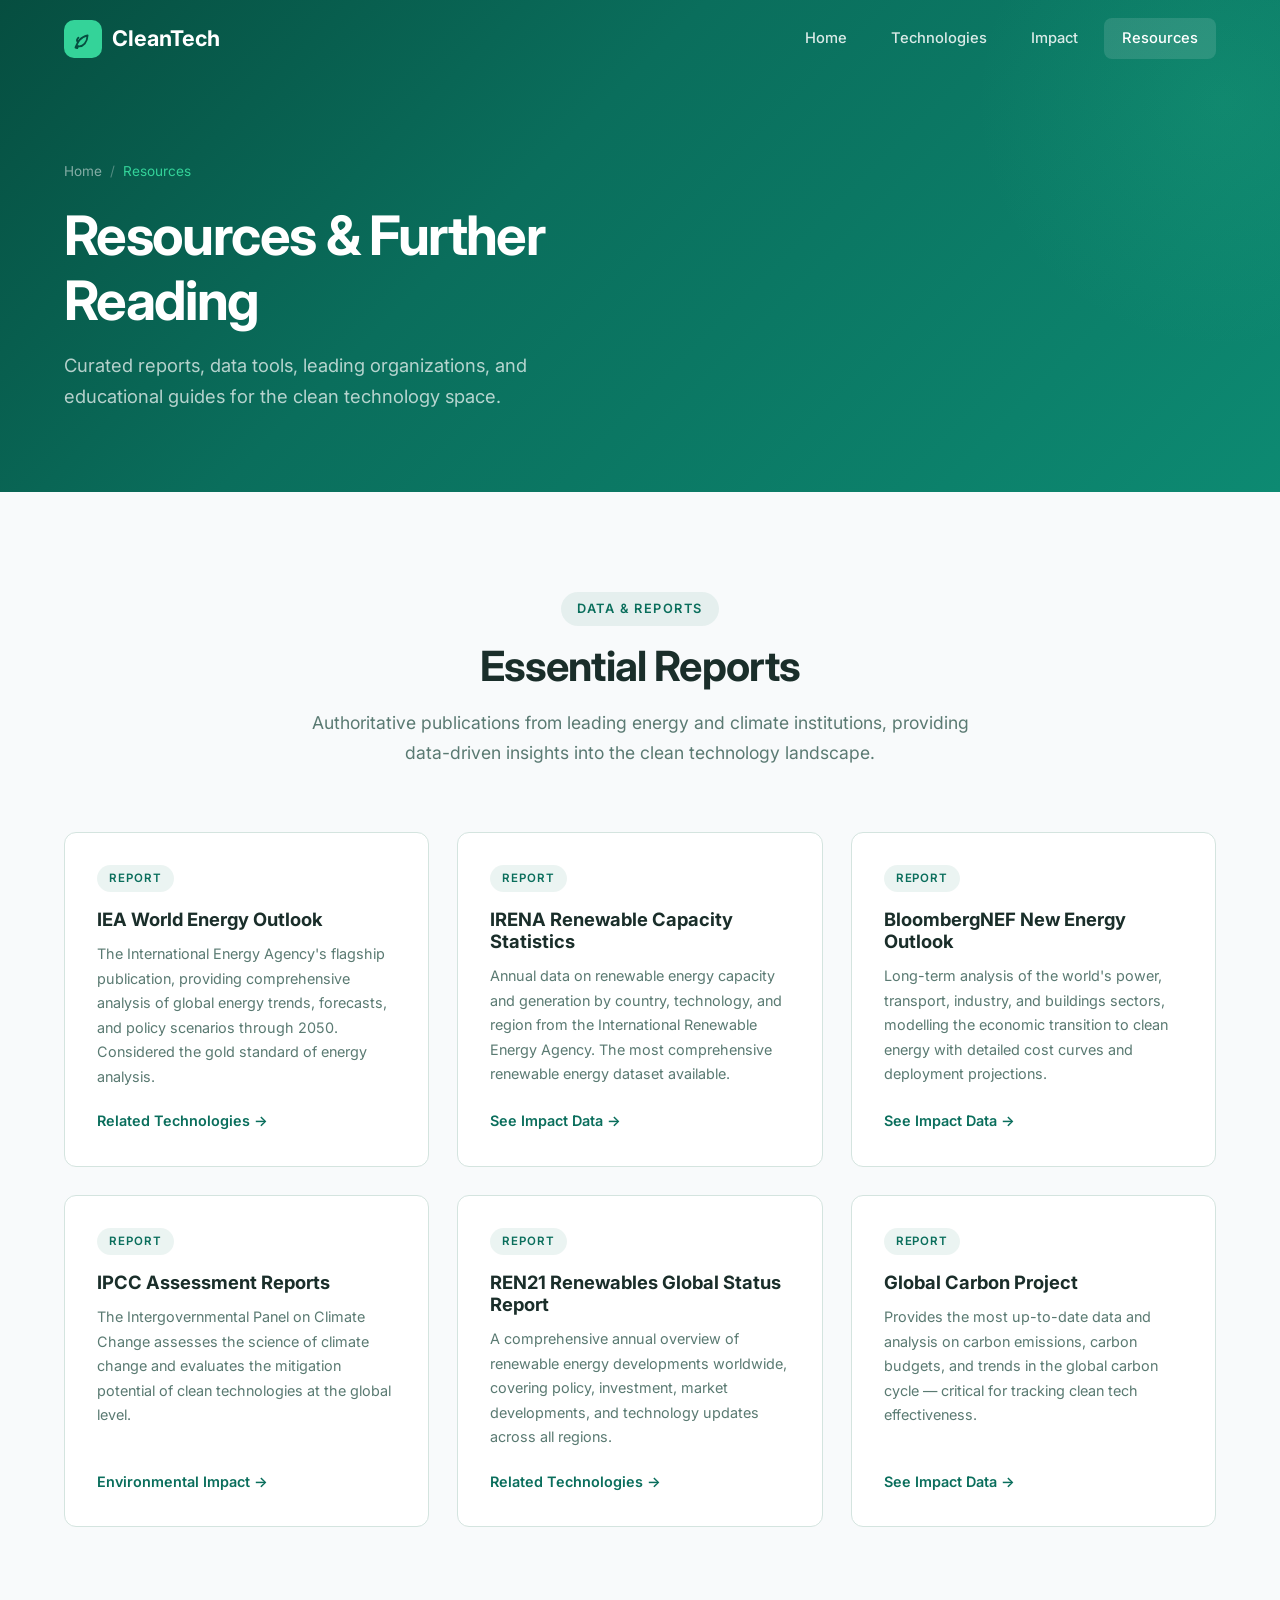
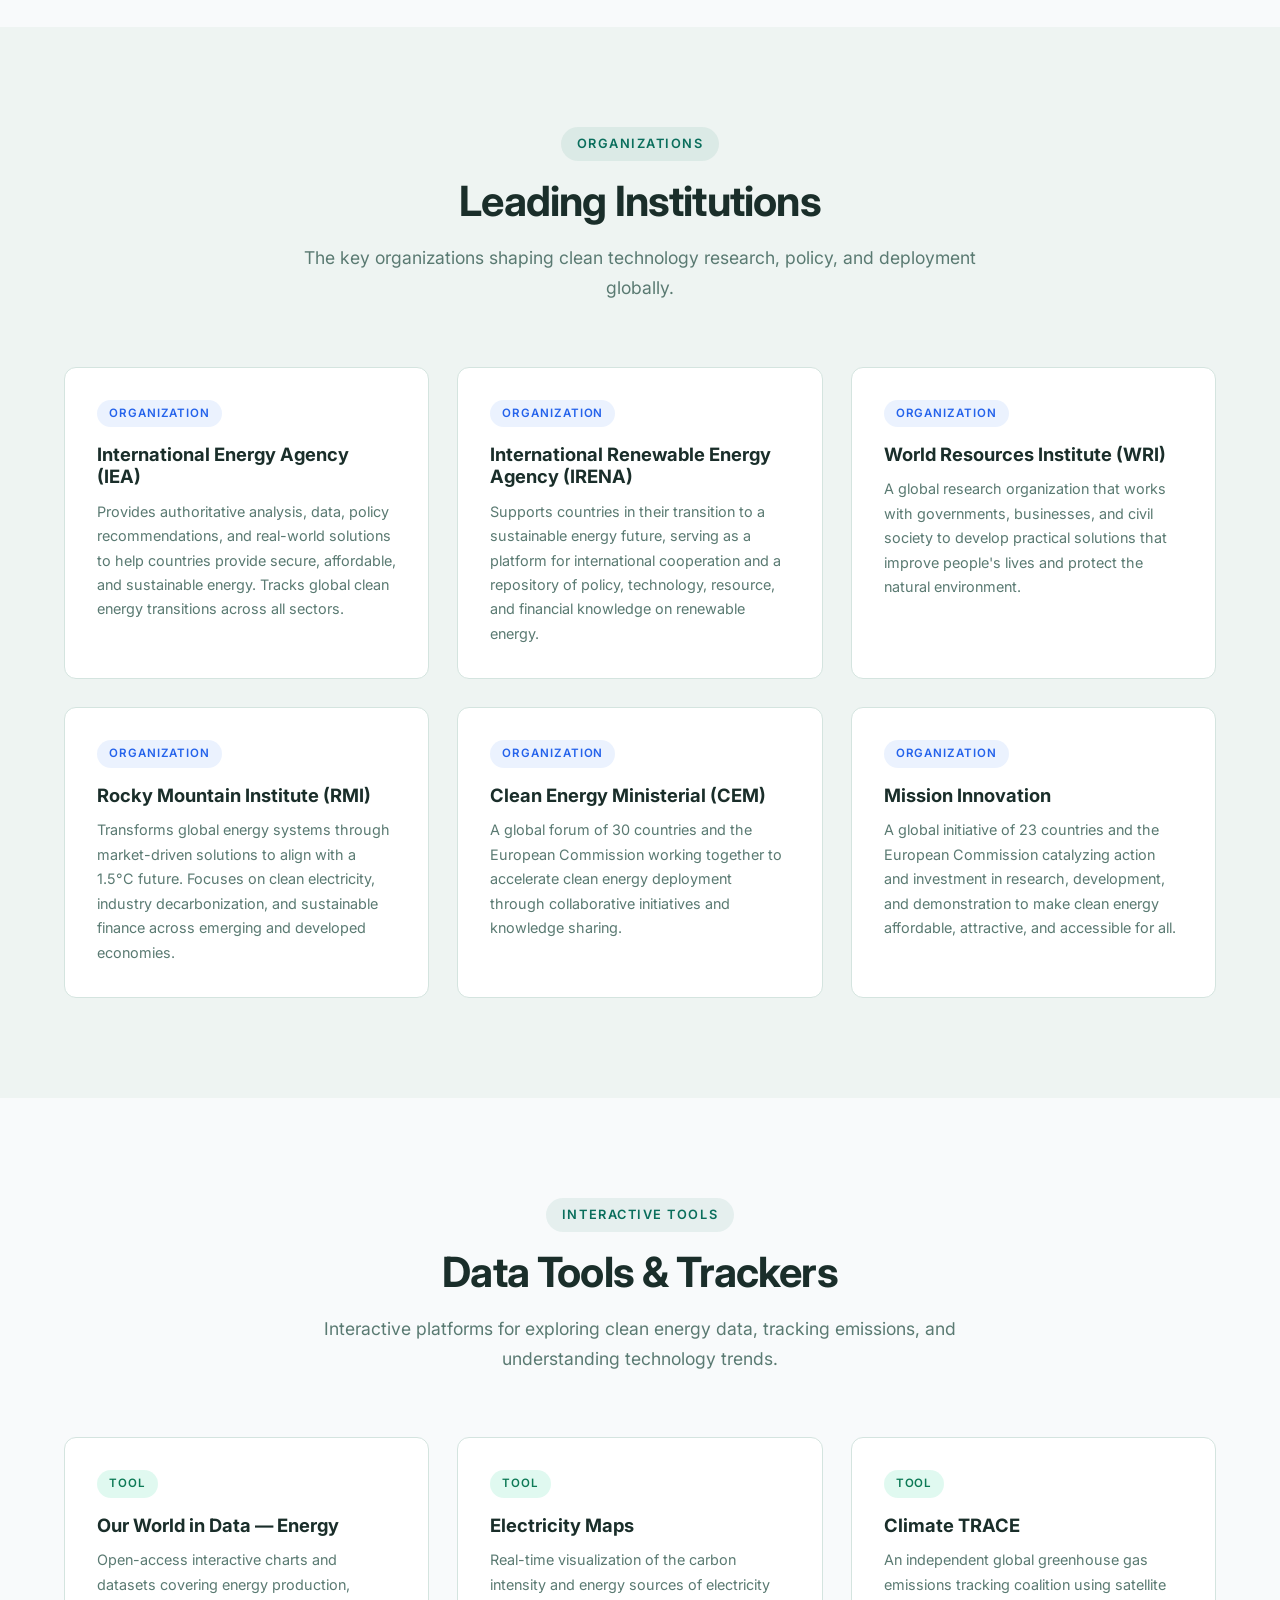
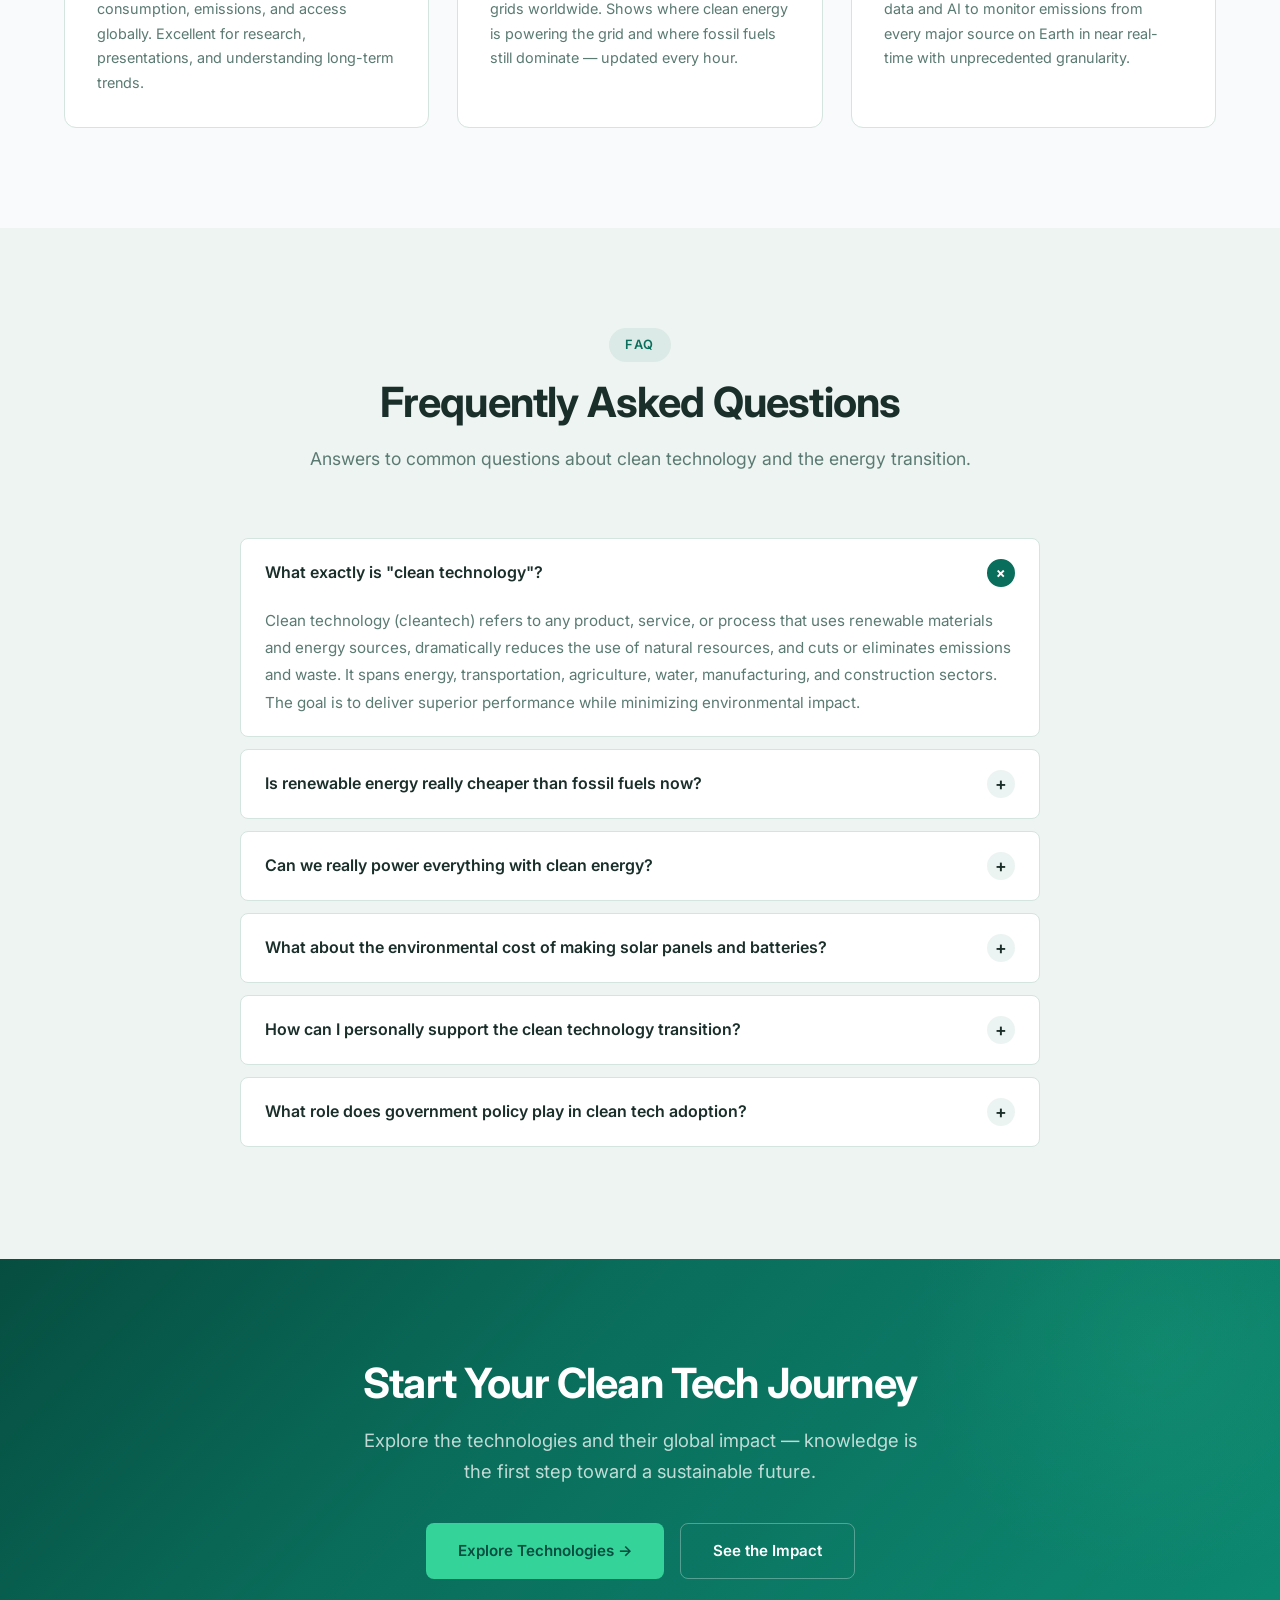
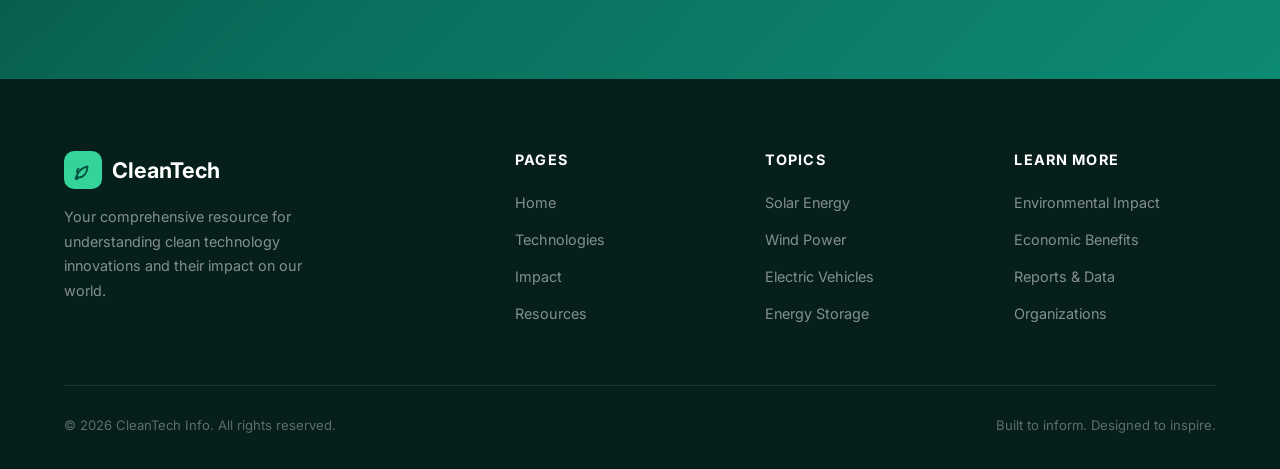
<file: resources.html>
<!DOCTYPE html>
<html lang="en">
<head>
  <meta charset="UTF-8">
  <meta name="viewport" content="width=device-width, initial-scale=1.0">
  <title>Resources — Clean Technology</title>
  <meta name="description" content="Clean technology resources — reports, organizations, tools, and guides to deepen your understanding of the clean energy transition.">
  <link rel="preconnect" href="https://fonts.googleapis.com">
  <link rel="preconnect" href="https://fonts.gstatic.com" crossorigin>
  <link href="https://fonts.googleapis.com/css2?family=Inter:wght@400;500;600;700;800&display=swap" rel="stylesheet">
  <link rel="stylesheet" href="css/styles.css">
  <script async src="https://pagead2.googlesyndication.com/pagead/js/adsbygoogle.js?client=ca-pub-8700122829608621" crossorigin="anonymous"></script>
  <link rel="icon" type="image/svg+xml" href="data:image/svg+xml,<svg xmlns='http://www.w3.org/2000/svg' viewBox='0 0 24 24' fill='none' stroke='%2334d399' stroke-width='2' stroke-linecap='round' stroke-linejoin='round'><path d='M17 8C8 10 5.9 16.17 3.82 21.34L5.71 22l1-2.3A4.49 4.49 0 0 0 8 20c4 0 8.68-3.9 9-12Z'/><path d='M6 15s-1.5-2 1-4.5'/></svg>">
</head>
<body>

  <!-- SVG Icon Definitions -->
  <svg xmlns="http://www.w3.org/2000/svg" style="display:none">
    <symbol id="icon-leaf" viewBox="0 0 24 24" fill="none" stroke="currentColor" stroke-width="2" stroke-linecap="round" stroke-linejoin="round"><path d="M17 8C8 10 5.9 16.17 3.82 21.34L5.71 22l1-2.3A4.49 4.49 0 0 0 8 20c4 0 8.68-3.9 9-12Z"/><path d="M6 15s-1.5-2 1-4.5"/></symbol>
  </svg>

  <!-- ===== HEADER ===== -->
  <header class="header">
    <div class="container">
      <a href="index.html" class="logo">
        <div class="logo-icon"><svg class="icon"><use href="#icon-leaf"/></svg></div>
        CleanTech
      </a>
      <nav class="nav-links">
        <a href="index.html">Home</a>
        <a href="technologies.html">Technologies</a>
        <a href="impact.html">Impact</a>
        <a href="resources.html" class="active">Resources</a>
      </nav>
      <div class="menu-toggle">
        <span></span><span></span><span></span>
      </div>
    </div>
  </header>

  <!-- ===== PAGE HERO ===== -->
  <section class="page-hero">
    <div class="container">
      <div class="breadcrumb">
        <a href="index.html">Home</a>
        <span>/</span>
        <span class="current">Resources</span>
      </div>
      <h1>Resources &amp; Further Reading</h1>
      <p>Curated reports, data tools, leading organizations, and educational guides for the clean technology space.</p>
    </div>
  </section>

  <!-- ===== KEY REPORTS ===== -->
  <section class="section">
    <div class="container">
      <div class="section-header fade-up">
        <span class="label">Data &amp; Reports</span>
        <h2>Essential Reports</h2>
        <p>Authoritative publications from leading energy and climate institutions, providing data-driven insights into the clean technology landscape.</p>
      </div>
      <div class="card-grid stagger-children">
        <div class="resource-card fade-up">
          <span class="resource-tag report">Report</span>
          <h3>IEA World Energy Outlook</h3>
          <p>The International Energy Agency's flagship publication, providing comprehensive analysis of global energy trends, forecasts, and policy scenarios through 2050. Considered the gold standard of energy analysis.</p>
          <a href="technologies.html" class="card-link">Related Technologies →</a>
        </div>
        <div class="resource-card fade-up">
          <span class="resource-tag report">Report</span>
          <h3>IRENA Renewable Capacity Statistics</h3>
          <p>Annual data on renewable energy capacity and generation by country, technology, and region from the International Renewable Energy Agency. The most comprehensive renewable energy dataset available.</p>
          <a href="impact.html" class="card-link">See Impact Data →</a>
        </div>
        <div class="resource-card fade-up">
          <span class="resource-tag report">Report</span>
          <h3>BloombergNEF New Energy Outlook</h3>
          <p>Long-term analysis of the world's power, transport, industry, and buildings sectors, modelling the economic transition to clean energy with detailed cost curves and deployment projections.</p>
          <a href="impact.html" class="card-link">See Impact Data →</a>
        </div>
        <div class="resource-card fade-up">
          <span class="resource-tag report">Report</span>
          <h3>IPCC Assessment Reports</h3>
          <p>The Intergovernmental Panel on Climate Change assesses the science of climate change and evaluates the mitigation potential of clean technologies at the global level.</p>
          <a href="impact.html" class="card-link">Environmental Impact →</a>
        </div>
        <div class="resource-card fade-up">
          <span class="resource-tag report">Report</span>
          <h3>REN21 Renewables Global Status Report</h3>
          <p>A comprehensive annual overview of renewable energy developments worldwide, covering policy, investment, market developments, and technology updates across all regions.</p>
          <a href="technologies.html" class="card-link">Related Technologies →</a>
        </div>
        <div class="resource-card fade-up">
          <span class="resource-tag report">Report</span>
          <h3>Global Carbon Project</h3>
          <p>Provides the most up-to-date data and analysis on carbon emissions, carbon budgets, and trends in the global carbon cycle — critical for tracking clean tech effectiveness.</p>
          <a href="impact.html" class="card-link">See Impact Data →</a>
        </div>
      </div>
    </div>
  </section>

  <!-- ===== ORGANIZATIONS ===== -->
  <section class="section bg-alt">
    <div class="container">
      <div class="section-header fade-up">
        <span class="label">Organizations</span>
        <h2>Leading Institutions</h2>
        <p>The key organizations shaping clean technology research, policy, and deployment globally.</p>
      </div>
      <div class="card-grid stagger-children">
        <div class="resource-card fade-up">
          <span class="resource-tag org">Organization</span>
          <h3>International Energy Agency (IEA)</h3>
          <p>Provides authoritative analysis, data, policy recommendations, and real-world solutions to help countries provide secure, affordable, and sustainable energy. Tracks global clean energy transitions across all sectors.</p>
        </div>
        <div class="resource-card fade-up">
          <span class="resource-tag org">Organization</span>
          <h3>International Renewable Energy Agency (IRENA)</h3>
          <p>Supports countries in their transition to a sustainable energy future, serving as a platform for international cooperation and a repository of policy, technology, resource, and financial knowledge on renewable energy.</p>
        </div>
        <div class="resource-card fade-up">
          <span class="resource-tag org">Organization</span>
          <h3>World Resources Institute (WRI)</h3>
          <p>A global research organization that works with governments, businesses, and civil society to develop practical solutions that improve people's lives and protect the natural environment.</p>
        </div>
        <div class="resource-card fade-up">
          <span class="resource-tag org">Organization</span>
          <h3>Rocky Mountain Institute (RMI)</h3>
          <p>Transforms global energy systems through market-driven solutions to align with a 1.5°C future. Focuses on clean electricity, industry decarbonization, and sustainable finance across emerging and developed economies.</p>
        </div>
        <div class="resource-card fade-up">
          <span class="resource-tag org">Organization</span>
          <h3>Clean Energy Ministerial (CEM)</h3>
          <p>A global forum of 30 countries and the European Commission working together to accelerate clean energy deployment through collaborative initiatives and knowledge sharing.</p>
        </div>
        <div class="resource-card fade-up">
          <span class="resource-tag org">Organization</span>
          <h3>Mission Innovation</h3>
          <p>A global initiative of 23 countries and the European Commission catalyzing action and investment in research, development, and demonstration to make clean energy affordable, attractive, and accessible for all.</p>
        </div>
      </div>
    </div>
  </section>

  <!-- ===== TOOLS & DATA ===== -->
  <section class="section">
    <div class="container">
      <div class="section-header fade-up">
        <span class="label">Interactive Tools</span>
        <h2>Data Tools &amp; Trackers</h2>
        <p>Interactive platforms for exploring clean energy data, tracking emissions, and understanding technology trends.</p>
      </div>
      <div class="card-grid stagger-children">
        <div class="resource-card fade-up">
          <span class="resource-tag tool">Tool</span>
          <h3>Our World in Data — Energy</h3>
          <p>Open-access interactive charts and datasets covering energy production, consumption, emissions, and access globally. Excellent for research, presentations, and understanding long-term trends.</p>
        </div>
        <div class="resource-card fade-up">
          <span class="resource-tag tool">Tool</span>
          <h3>Electricity Maps</h3>
          <p>Real-time visualization of the carbon intensity and energy sources of electricity grids worldwide. Shows where clean energy is powering the grid and where fossil fuels still dominate — updated every hour.</p>
        </div>
        <div class="resource-card fade-up">
          <span class="resource-tag tool">Tool</span>
          <h3>Climate TRACE</h3>
          <p>An independent global greenhouse gas emissions tracking coalition using satellite data and AI to monitor emissions from every major source on Earth in near real-time with unprecedented granularity.</p>
        </div>
      </div>
    </div>
  </section>

  <!-- ===== FAQ ===== -->
  <section class="section bg-alt">
    <div class="container">
      <div class="section-header fade-up">
        <span class="label">FAQ</span>
        <h2>Frequently Asked Questions</h2>
        <p>Answers to common questions about clean technology and the energy transition.</p>
      </div>
      <div class="accordion fade-up">
        <div class="accordion-item active">
          <div class="accordion-header">
            What exactly is "clean technology"?
            <span class="accordion-icon">+</span>
          </div>
          <div class="accordion-body">
            <div class="accordion-body-inner">
              <p>Clean technology (cleantech) refers to any product, service, or process that uses renewable materials and energy sources, dramatically reduces the use of natural resources, and cuts or eliminates emissions and waste. It spans energy, transportation, agriculture, water, manufacturing, and construction sectors. The goal is to deliver superior performance while minimizing environmental impact.</p>
            </div>
          </div>
        </div>
        <div class="accordion-item">
          <div class="accordion-header">
            Is renewable energy really cheaper than fossil fuels now?
            <span class="accordion-icon">+</span>
          </div>
          <div class="accordion-body">
            <div class="accordion-body-inner">
              <p>Yes, in most of the world. According to the IEA and IRENA, new solar PV and onshore wind are now the cheapest sources of new electricity generation in countries representing over 90% of global power generation. Solar module costs have dropped over 90% since 2010, and the levelized cost of energy (LCOE) for utility-scale solar is often $20–$50 per MWh — well below new coal or natural gas plants. However, system costs including storage and grid integration are important additional factors.</p>
            </div>
          </div>
        </div>
        <div class="accordion-item">
          <div class="accordion-header">
            Can we really power everything with clean energy?
            <span class="accordion-icon">+</span>
          </div>
          <div class="accordion-body">
            <div class="accordion-body-inner">
              <p>The technical potential of renewable energy far exceeds global energy demand. Major studies from Stanford University, the IEA, and others have laid out detailed pathways to 100% clean energy systems. The challenges are primarily in storage (for intermittency), industrial heat, and long-distance transportation — areas where hydrogen, advanced batteries, and sustainable fuels are rapidly improving. Most credible scenarios see clean energy supplying 80–100% of electricity by 2050.</p>
            </div>
          </div>
        </div>
        <div class="accordion-item">
          <div class="accordion-header">
            What about the environmental cost of making solar panels and batteries?
            <span class="accordion-icon">+</span>
          </div>
          <div class="accordion-body">
            <div class="accordion-body-inner">
              <p>Manufacturing solar panels and batteries does require energy and materials, and their production has an environmental footprint. However, lifecycle analyses consistently show that renewable energy technologies produce far less CO₂ per kWh over their lifetime than fossil fuel alternatives — typically 10–50× less. A solar panel "pays back" its manufacturing energy within 1–3 years, then delivers 25–30 years of clean electricity. Battery recycling programs are also scaling rapidly to address end-of-life impacts.</p>
            </div>
          </div>
        </div>
        <div class="accordion-item">
          <div class="accordion-header">
            How can I personally support the clean technology transition?
            <span class="accordion-icon">+</span>
          </div>
          <div class="accordion-body">
            <div class="accordion-body-inner">
              <p>There are many ways to contribute: switching to a renewable energy provider, considering an EV or hybrid for your next vehicle, improving your home's energy efficiency, supporting companies and policies that advance clean technology, investing in clean energy funds, and simply staying informed and sharing knowledge. Every decision that shifts demand toward cleaner options sends a market signal that accelerates the transition.</p>
            </div>
          </div>
        </div>
        <div class="accordion-item">
          <div class="accordion-header">
            What role does government policy play in clean tech adoption?
            <span class="accordion-icon">+</span>
          </div>
          <div class="accordion-body">
            <div class="accordion-body-inner">
              <p>Policy is a critical accelerator. Carbon pricing, renewable portfolio standards, tax credits (like the U.S. Inflation Reduction Act), feed-in tariffs, and emissions regulations have all proven effective at driving clean technology deployment. The IEA estimates that over 70% of global clean energy investment is directly influenced by policy frameworks. International agreements like the Paris Climate Agreement set overarching targets that guide national action.</p>
            </div>
          </div>
        </div>
      </div>
    </div>
  </section>

  <!-- ===== CTA ===== -->
  <section class="section cta-section">
    <div class="container">
      <div class="cta-content fade-up">
        <h2>Start Your Clean Tech Journey</h2>
        <p>Explore the technologies and their global impact — knowledge is the first step toward a sustainable future.</p>
        <div class="cta-buttons">
          <a href="technologies.html" class="btn btn-primary">Explore Technologies →</a>
          <a href="impact.html" class="btn btn-outline">See the Impact</a>
        </div>
      </div>
    </div>
  </section>

  <!-- ===== FOOTER ===== -->
  <footer class="footer">
    <div class="container">
      <div class="footer-grid">
        <div class="footer-brand">
          <a href="index.html" class="logo">
            <div class="logo-icon"><svg class="icon"><use href="#icon-leaf"/></svg></div>
            CleanTech
          </a>
          <p>Your comprehensive resource for understanding clean technology innovations and their impact on our world.</p>
        </div>
        <div>
          <h4>Pages</h4>
          <ul class="footer-links">
            <li><a href="index.html">Home</a></li>
            <li><a href="technologies.html">Technologies</a></li>
            <li><a href="impact.html">Impact</a></li>
            <li><a href="resources.html">Resources</a></li>
          </ul>
        </div>
        <div>
          <h4>Topics</h4>
          <ul class="footer-links">
            <li><a href="technologies.html">Solar Energy</a></li>
            <li><a href="technologies.html">Wind Power</a></li>
            <li><a href="technologies.html">Electric Vehicles</a></li>
            <li><a href="technologies.html">Energy Storage</a></li>
          </ul>
        </div>
        <div>
          <h4>Learn More</h4>
          <ul class="footer-links">
            <li><a href="impact.html">Environmental Impact</a></li>
            <li><a href="impact.html">Economic Benefits</a></li>
            <li><a href="resources.html">Reports &amp; Data</a></li>
            <li><a href="resources.html">Organizations</a></li>
          </ul>
        </div>
      </div>
      <div class="footer-bottom">
        <span>&copy; 2026 CleanTech Info. All rights reserved.</span>
        <span>Built to inform. Designed to inspire.</span>
      </div>
    </div>
  </footer>

  <script src="js/main.js"></script>
</body>
</html>
</file>
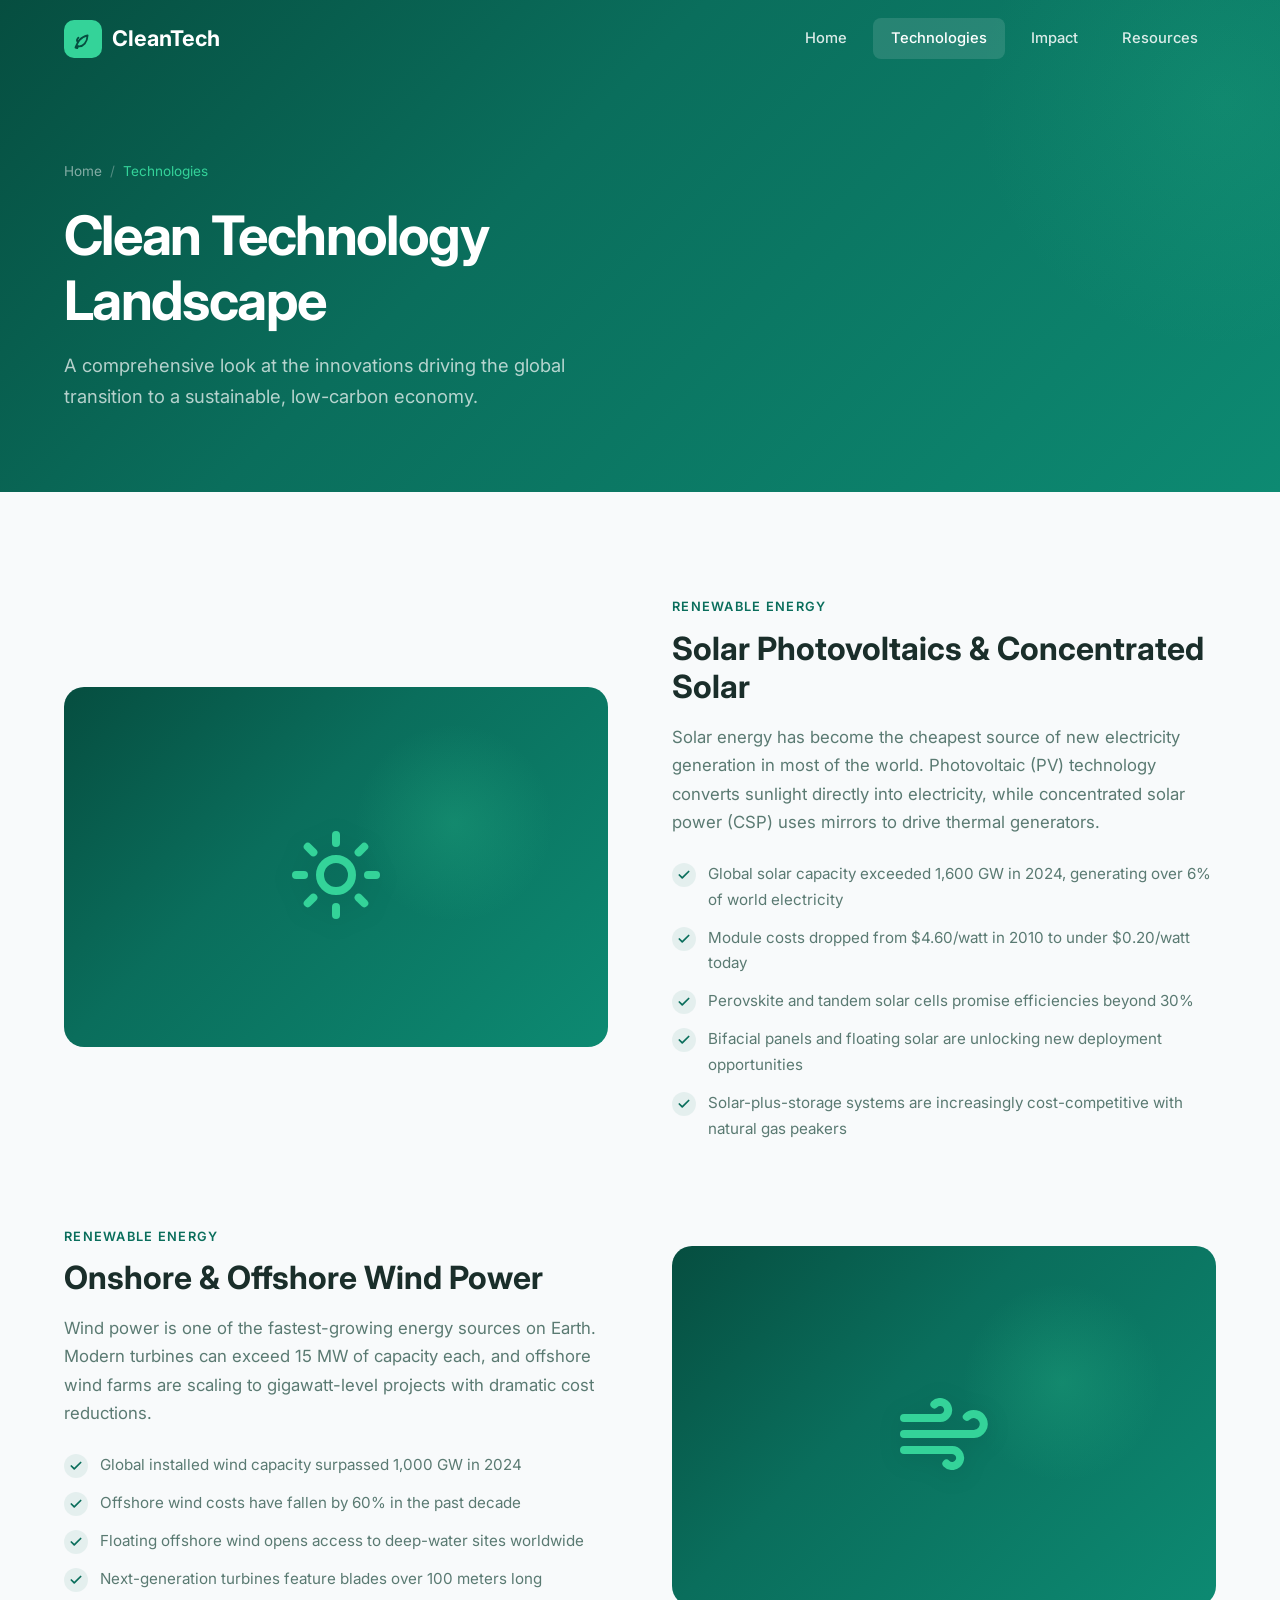
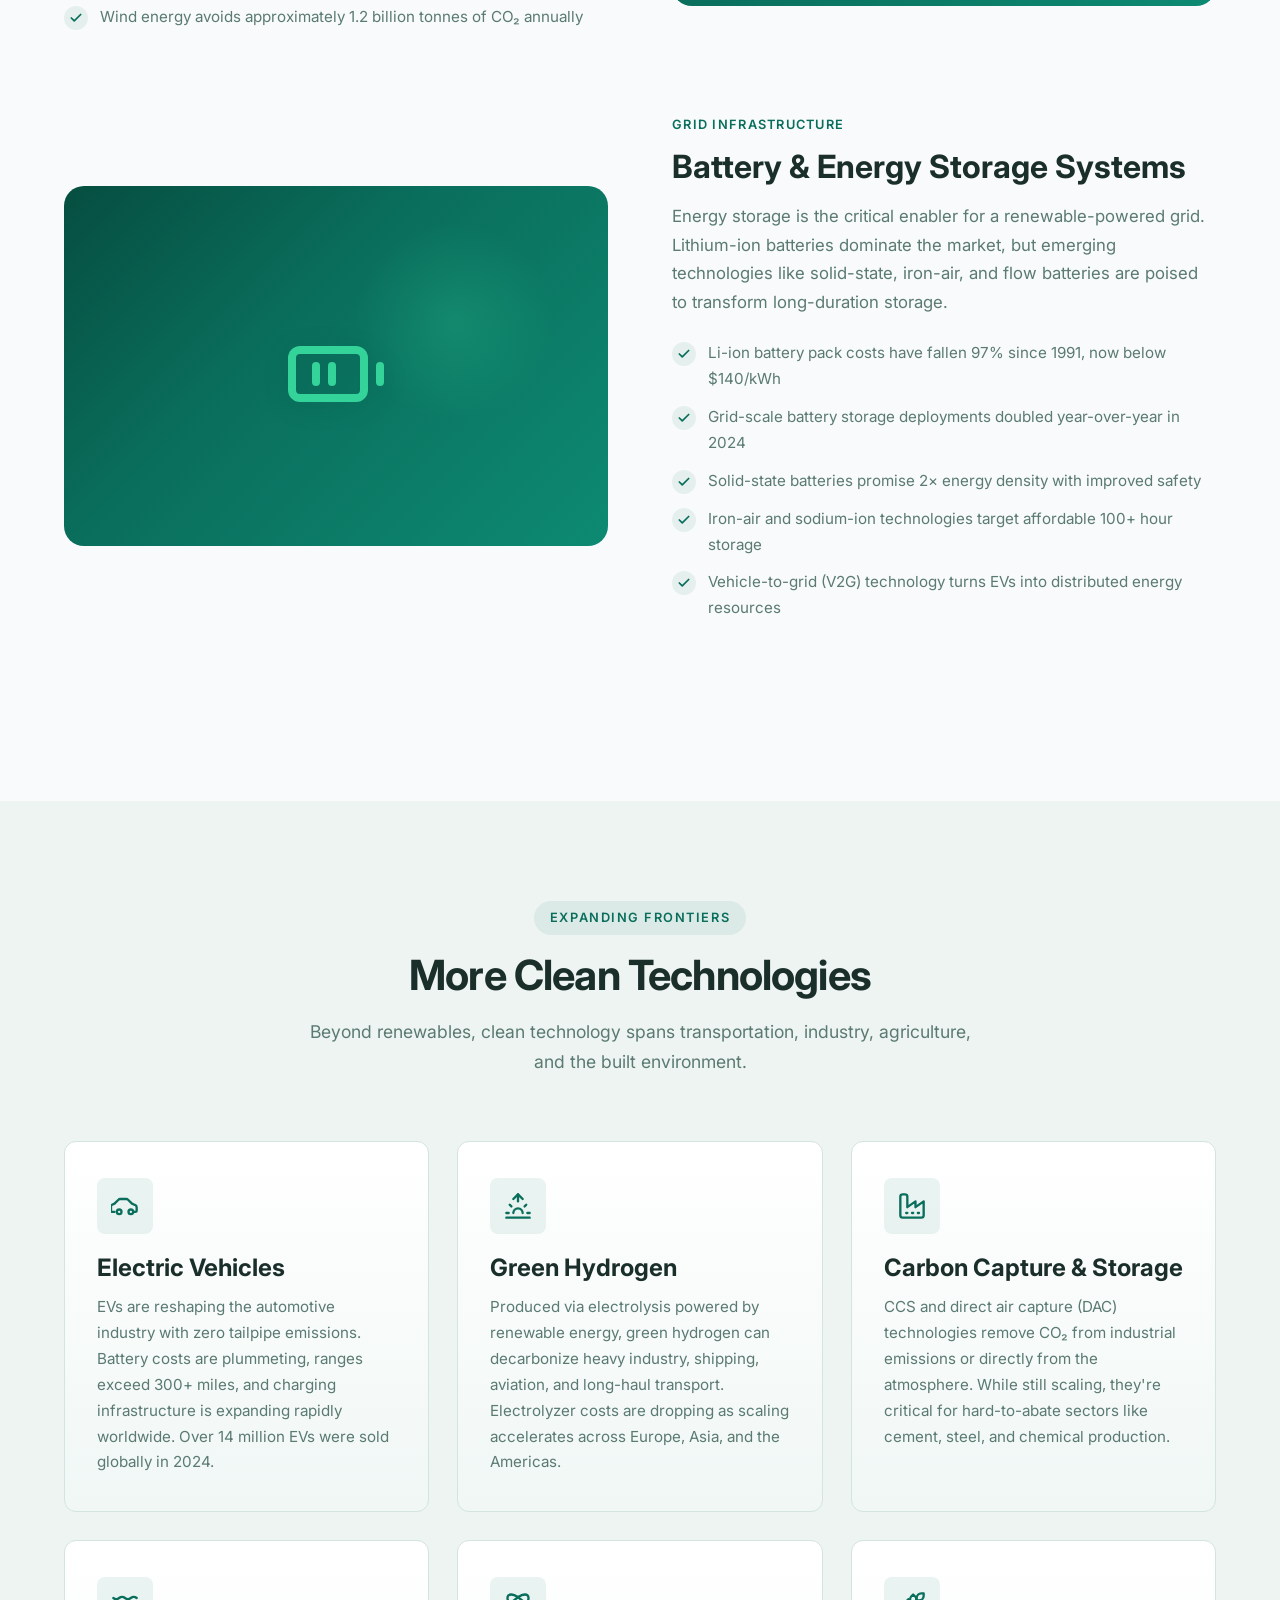
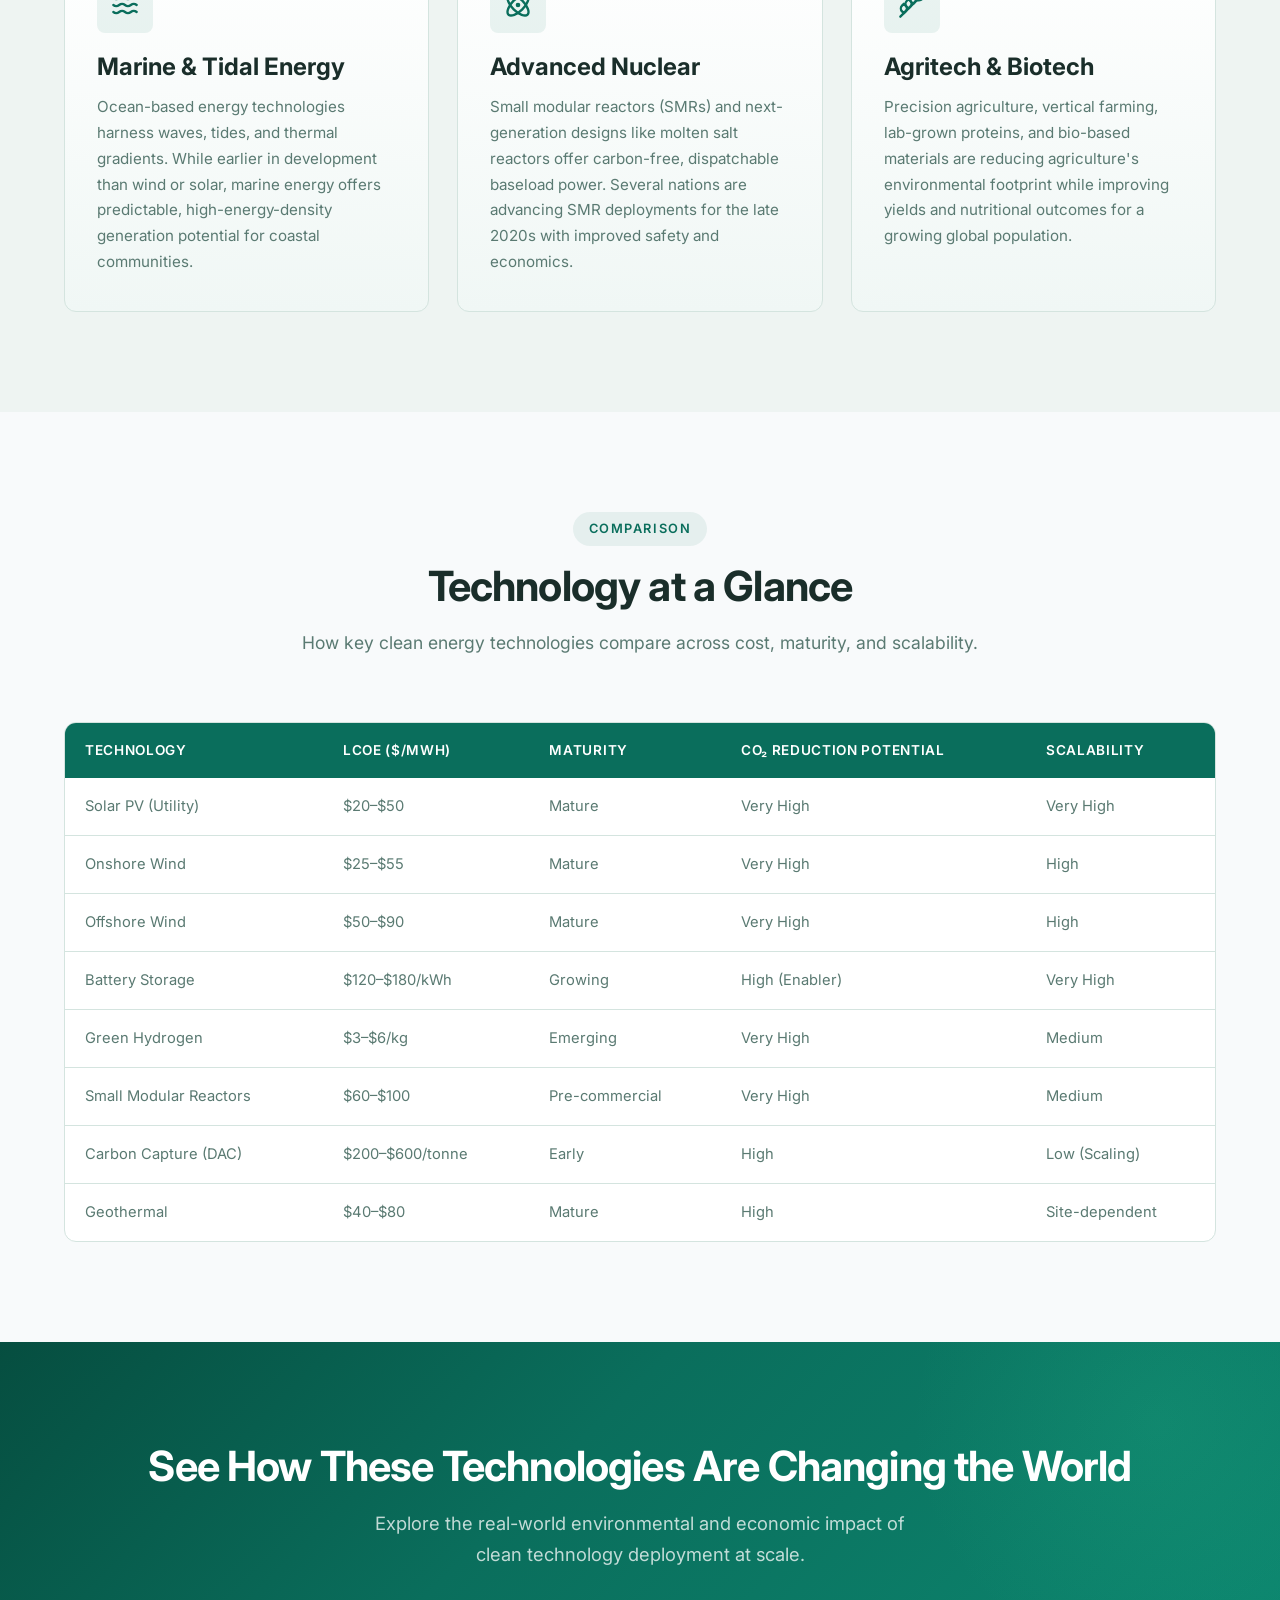
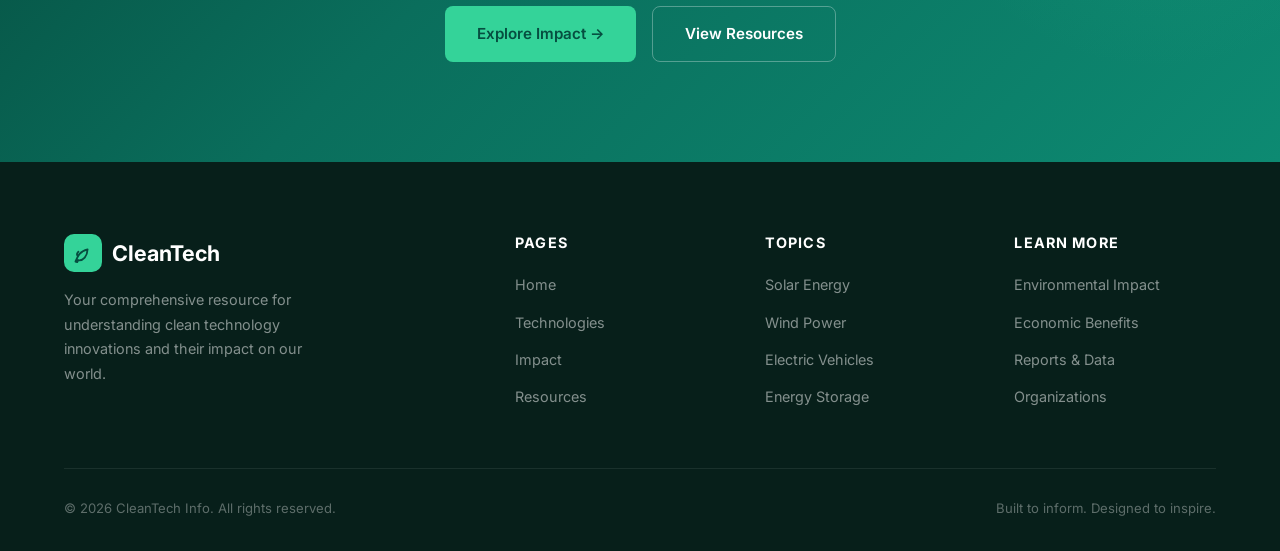
<file: technologies.html>
<!DOCTYPE html>
<html lang="en">
<head>
  <meta charset="UTF-8">
  <meta name="viewport" content="width=device-width, initial-scale=1.0">
  <title>Technologies — Clean Technology</title>
  <meta name="description" content="Explore the core clean technologies transforming our world — solar, wind, energy storage, EVs, green hydrogen, and more.">
  <link rel="preconnect" href="https://fonts.googleapis.com">
  <link rel="preconnect" href="https://fonts.gstatic.com" crossorigin>
  <link href="https://fonts.googleapis.com/css2?family=Inter:wght@400;500;600;700;800&display=swap" rel="stylesheet">
  <link rel="stylesheet" href="css/styles.css">
  <script async src="https://pagead2.googlesyndication.com/pagead/js/adsbygoogle.js?client=ca-pub-8700122829608621" crossorigin="anonymous"></script>
  <link rel="icon" type="image/svg+xml" href="data:image/svg+xml,<svg xmlns='http://www.w3.org/2000/svg' viewBox='0 0 24 24' fill='none' stroke='%2334d399' stroke-width='2' stroke-linecap='round' stroke-linejoin='round'><path d='M17 8C8 10 5.9 16.17 3.82 21.34L5.71 22l1-2.3A4.49 4.49 0 0 0 8 20c4 0 8.68-3.9 9-12Z'/><path d='M6 15s-1.5-2 1-4.5'/></svg>">
</head>
<body>

  <!-- SVG Icon Definitions -->
  <svg xmlns="http://www.w3.org/2000/svg" style="display:none">
    <symbol id="icon-leaf" viewBox="0 0 24 24" fill="none" stroke="currentColor" stroke-width="2" stroke-linecap="round" stroke-linejoin="round"><path d="M17 8C8 10 5.9 16.17 3.82 21.34L5.71 22l1-2.3A4.49 4.49 0 0 0 8 20c4 0 8.68-3.9 9-12Z"/><path d="M6 15s-1.5-2 1-4.5"/></symbol>
    <symbol id="icon-sun" viewBox="0 0 24 24" fill="none" stroke="currentColor" stroke-width="2" stroke-linecap="round" stroke-linejoin="round"><circle cx="12" cy="12" r="4"/><path d="M12 2v2"/><path d="M12 20v2"/><path d="m4.93 4.93 1.41 1.41"/><path d="m17.66 17.66 1.41 1.41"/><path d="M2 12h2"/><path d="M20 12h2"/><path d="m6.34 17.66-1.41 1.41"/><path d="m19.07 4.93-1.41 1.41"/></symbol>
    <symbol id="icon-wind" viewBox="0 0 24 24" fill="none" stroke="currentColor" stroke-width="2" stroke-linecap="round" stroke-linejoin="round"><path d="M17.7 7.7a2.5 2.5 0 1 1 1.8 4.3H2"/><path d="M9.6 4.6A2 2 0 1 1 11 8H2"/><path d="M12.6 19.4A2 2 0 1 0 14 16H2"/></symbol>
    <symbol id="icon-battery" viewBox="0 0 24 24" fill="none" stroke="currentColor" stroke-width="2" stroke-linecap="round" stroke-linejoin="round"><rect x="1" y="6" width="18" height="12" rx="2"/><path d="M23 10v4"/><path d="M7 10v4"/><path d="M11 10v4"/></symbol>
    <symbol id="icon-car" viewBox="0 0 24 24" fill="none" stroke="currentColor" stroke-width="2" stroke-linecap="round" stroke-linejoin="round"><path d="M19 17h2c.6 0 1-.4 1-1v-3c0-.9-.7-1.7-1.5-1.9L18 10l-3.4-3.4c-.4-.4-.9-.6-1.4-.6H7.8c-.5 0-1 .2-1.4.6L3 10l-2.5 1.1C.2 11.3-.1 12.1 0 13v3c0 .6.4 1 1 1h2"/><circle cx="7" cy="17" r="2"/><circle cx="17" cy="17" r="2"/></symbol>
    <symbol id="icon-hydrogen" viewBox="0 0 24 24" fill="none" stroke="currentColor" stroke-width="2" stroke-linecap="round" stroke-linejoin="round"><path d="M12 2v6"/><path d="m4.93 10.93 1.41 1.41"/><path d="M2 18h2"/><path d="M20 18h2"/><path d="m19.07 10.93-1.41 1.41"/><path d="M22 22H2"/><path d="m8 6 4-4 4 4"/><path d="M16 18a4 4 0 0 0-8 0"/></symbol>
    <symbol id="icon-factory" viewBox="0 0 24 24" fill="none" stroke="currentColor" stroke-width="2" stroke-linecap="round" stroke-linejoin="round"><path d="M2 20a2 2 0 0 0 2 2h16a2 2 0 0 0 2-2V8l-7 5V8l-7 5V4a2 2 0 0 0-2-2H4a2 2 0 0 0-2 2Z"/><path d="M17 18h1"/><path d="M12 18h1"/><path d="M7 18h1"/></symbol>
    <symbol id="icon-waves" viewBox="0 0 24 24" fill="none" stroke="currentColor" stroke-width="2" stroke-linecap="round" stroke-linejoin="round"><path d="M2 6c.6.5 1.2 1 2.5 1C7 7 7 5 9.5 5c2.6 0 2.4 2 5 2 2.5 0 2.5-2 5-2 1.3 0 1.9.5 2.5 1"/><path d="M2 12c.6.5 1.2 1 2.5 1 2.5 0 2.5-2 5-2 2.6 0 2.4 2 5 2 2.5 0 2.5-2 5-2 1.3 0 1.9.5 2.5 1"/><path d="M2 18c.6.5 1.2 1 2.5 1 2.5 0 2.5-2 5-2 2.6 0 2.4 2 5 2 2.5 0 2.5-2 5-2 1.3 0 1.9.5 2.5 1"/></symbol>
    <symbol id="icon-atom" viewBox="0 0 24 24" fill="none" stroke="currentColor" stroke-width="2" stroke-linecap="round" stroke-linejoin="round"><circle cx="12" cy="12" r="1"/><path d="M20.2 20.2c2.04-2.03.02-7.36-4.5-11.9-4.54-4.52-9.87-6.54-11.9-4.5-2.04 2.03-.02 7.36 4.5 11.9 4.54 4.52 9.87 6.54 11.9 4.5Z"/><path d="M15.7 15.7c4.52-4.54 6.54-9.87 4.5-11.9-2.03-2.04-7.36-.02-11.9 4.5-4.52 4.54-6.54 9.87-4.5 11.9 2.03 2.04 7.36.02 11.9-4.5Z"/></symbol>
    <symbol id="icon-wheat" viewBox="0 0 24 24" fill="none" stroke="currentColor" stroke-width="2" stroke-linecap="round" stroke-linejoin="round"><path d="M2 22 16 8"/><path d="M3.47 12.53 5 11l1.53 1.53a3.5 3.5 0 0 1 0 4.94L5 19l-1.53-1.53a3.5 3.5 0 0 1 0-4.94Z"/><path d="M7.47 8.53 9 7l1.53 1.53a3.5 3.5 0 0 1 0 4.94L9 15l-1.53-1.53a3.5 3.5 0 0 1 0-4.94Z"/><path d="M11.47 4.53 13 3l1.53 1.53a3.5 3.5 0 0 1 0 4.94L13 11l-1.53-1.53a3.5 3.5 0 0 1 0-4.94Z"/><path d="M20 2h2v2a4 4 0 0 1-4 4h-2V6a4 4 0 0 1 4-4Z"/></symbol>
  </svg>

  <!-- ===== HEADER ===== -->
  <header class="header">
    <div class="container">
      <a href="index.html" class="logo">
        <div class="logo-icon"><svg class="icon"><use href="#icon-leaf"/></svg></div>
        CleanTech
      </a>
      <nav class="nav-links">
        <a href="index.html">Home</a>
        <a href="technologies.html" class="active">Technologies</a>
        <a href="impact.html">Impact</a>
        <a href="resources.html">Resources</a>
      </nav>
      <div class="menu-toggle">
        <span></span><span></span><span></span>
      </div>
    </div>
  </header>

  <!-- ===== PAGE HERO ===== -->
  <section class="page-hero">
    <div class="container">
      <div class="breadcrumb">
        <a href="index.html">Home</a>
        <span>/</span>
        <span class="current">Technologies</span>
      </div>
      <h1>Clean Technology Landscape</h1>
      <p>A comprehensive look at the innovations driving the global transition to a sustainable, low-carbon economy.</p>
    </div>
  </section>

  <!-- ===== SOLAR ENERGY ===== -->
  <section class="section">
    <div class="container">
      <div class="feature-block fade-up">
        <div class="feature-visual">
          <div class="feature-visual-icon"><svg class="icon"><use href="#icon-sun"/></svg></div>
        </div>
        <div class="feature-text">
          <span class="label">Renewable Energy</span>
          <h3>Solar Photovoltaics &amp; Concentrated Solar</h3>
          <p>Solar energy has become the cheapest source of new electricity generation in most of the world. Photovoltaic (PV) technology converts sunlight directly into electricity, while concentrated solar power (CSP) uses mirrors to drive thermal generators.</p>
          <ul class="feature-list">
            <li>Global solar capacity exceeded 1,600 GW in 2024, generating over 6% of world electricity</li>
            <li>Module costs dropped from $4.60/watt in 2010 to under $0.20/watt today</li>
            <li>Perovskite and tandem solar cells promise efficiencies beyond 30%</li>
            <li>Bifacial panels and floating solar are unlocking new deployment opportunities</li>
            <li>Solar-plus-storage systems are increasingly cost-competitive with natural gas peakers</li>
          </ul>
        </div>
      </div>

      <!-- ===== WIND ENERGY ===== -->
      <div class="feature-block fade-up">
        <div class="feature-visual">
          <div class="feature-visual-icon"><svg class="icon"><use href="#icon-wind"/></svg></div>
        </div>
        <div class="feature-text">
          <span class="label">Renewable Energy</span>
          <h3>Onshore &amp; Offshore Wind Power</h3>
          <p>Wind power is one of the fastest-growing energy sources on Earth. Modern turbines can exceed 15 MW of capacity each, and offshore wind farms are scaling to gigawatt-level projects with dramatic cost reductions.</p>
          <ul class="feature-list">
            <li>Global installed wind capacity surpassed 1,000 GW in 2024</li>
            <li>Offshore wind costs have fallen by 60% in the past decade</li>
            <li>Floating offshore wind opens access to deep-water sites worldwide</li>
            <li>Next-generation turbines feature blades over 100 meters long</li>
            <li>Wind energy avoids approximately 1.2 billion tonnes of CO₂ annually</li>
          </ul>
        </div>
      </div>

      <!-- ===== ENERGY STORAGE ===== -->
      <div class="feature-block fade-up">
        <div class="feature-visual">
          <div class="feature-visual-icon"><svg class="icon"><use href="#icon-battery"/></svg></div>
        </div>
        <div class="feature-text">
          <span class="label">Grid Infrastructure</span>
          <h3>Battery &amp; Energy Storage Systems</h3>
          <p>Energy storage is the critical enabler for a renewable-powered grid. Lithium-ion batteries dominate the market, but emerging technologies like solid-state, iron-air, and flow batteries are poised to transform long-duration storage.</p>
          <ul class="feature-list">
            <li>Li-ion battery pack costs have fallen 97% since 1991, now below $140/kWh</li>
            <li>Grid-scale battery storage deployments doubled year-over-year in 2024</li>
            <li>Solid-state batteries promise 2× energy density with improved safety</li>
            <li>Iron-air and sodium-ion technologies target affordable 100+ hour storage</li>
            <li>Vehicle-to-grid (V2G) technology turns EVs into distributed energy resources</li>
          </ul>
        </div>
      </div>
    </div>
  </section>

  <!-- ===== ADDITIONAL TECHNOLOGIES ===== -->
  <section class="section bg-alt">
    <div class="container">
      <div class="section-header fade-up">
        <span class="label">Expanding Frontiers</span>
        <h2>More Clean Technologies</h2>
        <p>Beyond renewables, clean technology spans transportation, industry, agriculture, and the built environment.</p>
      </div>
      <div class="card-grid stagger-children">
        <div class="card fade-up">
          <div class="card-icon"><svg class="icon"><use href="#icon-car"/></svg></div>
          <h3>Electric Vehicles</h3>
          <p>EVs are reshaping the automotive industry with zero tailpipe emissions. Battery costs are plummeting, ranges exceed 300+ miles, and charging infrastructure is expanding rapidly worldwide. Over 14 million EVs were sold globally in 2024.</p>
        </div>
        <div class="card fade-up">
          <div class="card-icon"><svg class="icon"><use href="#icon-hydrogen"/></svg></div>
          <h3>Green Hydrogen</h3>
          <p>Produced via electrolysis powered by renewable energy, green hydrogen can decarbonize heavy industry, shipping, aviation, and long-haul transport. Electrolyzer costs are dropping as scaling accelerates across Europe, Asia, and the Americas.</p>
        </div>
        <div class="card fade-up">
          <div class="card-icon"><svg class="icon"><use href="#icon-factory"/></svg></div>
          <h3>Carbon Capture &amp; Storage</h3>
          <p>CCS and direct air capture (DAC) technologies remove CO₂ from industrial emissions or directly from the atmosphere. While still scaling, they're critical for hard-to-abate sectors like cement, steel, and chemical production.</p>
        </div>
        <div class="card fade-up">
          <div class="card-icon"><svg class="icon"><use href="#icon-waves"/></svg></div>
          <h3>Marine &amp; Tidal Energy</h3>
          <p>Ocean-based energy technologies harness waves, tides, and thermal gradients. While earlier in development than wind or solar, marine energy offers predictable, high-energy-density generation potential for coastal communities.</p>
        </div>
        <div class="card fade-up">
          <div class="card-icon"><svg class="icon"><use href="#icon-atom"/></svg></div>
          <h3>Advanced Nuclear</h3>
          <p>Small modular reactors (SMRs) and next-generation designs like molten salt reactors offer carbon-free, dispatchable baseload power. Several nations are advancing SMR deployments for the late 2020s with improved safety and economics.</p>
        </div>
        <div class="card fade-up">
          <div class="card-icon"><svg class="icon"><use href="#icon-wheat"/></svg></div>
          <h3>Agritech &amp; Biotech</h3>
          <p>Precision agriculture, vertical farming, lab-grown proteins, and bio-based materials are reducing agriculture's environmental footprint while improving yields and nutritional outcomes for a growing global population.</p>
        </div>
      </div>
    </div>
  </section>

  <!-- ===== TECHNOLOGY COMPARISON TABLE ===== -->
  <section class="section">
    <div class="container">
      <div class="section-header fade-up">
        <span class="label">Comparison</span>
        <h2>Technology at a Glance</h2>
        <p>How key clean energy technologies compare across cost, maturity, and scalability.</p>
      </div>
      <div class="data-table-wrapper fade-up">
        <table class="data-table">
          <thead>
            <tr>
              <th>Technology</th>
              <th>LCOE ($/MWh)</th>
              <th>Maturity</th>
              <th>CO₂ Reduction Potential</th>
              <th>Scalability</th>
            </tr>
          </thead>
          <tbody>
            <tr>
              <td>Solar PV (Utility)</td>
              <td>$20–$50</td>
              <td>Mature</td>
              <td>Very High</td>
              <td>Very High</td>
            </tr>
            <tr>
              <td>Onshore Wind</td>
              <td>$25–$55</td>
              <td>Mature</td>
              <td>Very High</td>
              <td>High</td>
            </tr>
            <tr>
              <td>Offshore Wind</td>
              <td>$50–$90</td>
              <td>Mature</td>
              <td>Very High</td>
              <td>High</td>
            </tr>
            <tr>
              <td>Battery Storage</td>
              <td>$120–$180/kWh</td>
              <td>Growing</td>
              <td>High (Enabler)</td>
              <td>Very High</td>
            </tr>
            <tr>
              <td>Green Hydrogen</td>
              <td>$3–$6/kg</td>
              <td>Emerging</td>
              <td>Very High</td>
              <td>Medium</td>
            </tr>
            <tr>
              <td>Small Modular Reactors</td>
              <td>$60–$100</td>
              <td>Pre-commercial</td>
              <td>Very High</td>
              <td>Medium</td>
            </tr>
            <tr>
              <td>Carbon Capture (DAC)</td>
              <td>$200–$600/tonne</td>
              <td>Early</td>
              <td>High</td>
              <td>Low (Scaling)</td>
            </tr>
            <tr>
              <td>Geothermal</td>
              <td>$40–$80</td>
              <td>Mature</td>
              <td>High</td>
              <td>Site-dependent</td>
            </tr>
          </tbody>
        </table>
      </div>
    </div>
  </section>

  <!-- ===== CTA ===== -->
  <section class="section cta-section">
    <div class="container">
      <div class="cta-content fade-up">
        <h2>See How These Technologies Are Changing the World</h2>
        <p>Explore the real-world environmental and economic impact of clean technology deployment at scale.</p>
        <div class="cta-buttons">
          <a href="impact.html" class="btn btn-primary">Explore Impact →</a>
          <a href="resources.html" class="btn btn-outline">View Resources</a>
        </div>
      </div>
    </div>
  </section>

  <!-- ===== FOOTER ===== -->
  <footer class="footer">
    <div class="container">
      <div class="footer-grid">
        <div class="footer-brand">
          <a href="index.html" class="logo">
            <div class="logo-icon"><svg class="icon"><use href="#icon-leaf"/></svg></div>
            CleanTech
          </a>
          <p>Your comprehensive resource for understanding clean technology innovations and their impact on our world.</p>
        </div>
        <div>
          <h4>Pages</h4>
          <ul class="footer-links">
            <li><a href="index.html">Home</a></li>
            <li><a href="technologies.html">Technologies</a></li>
            <li><a href="impact.html">Impact</a></li>
            <li><a href="resources.html">Resources</a></li>
          </ul>
        </div>
        <div>
          <h4>Topics</h4>
          <ul class="footer-links">
            <li><a href="technologies.html">Solar Energy</a></li>
            <li><a href="technologies.html">Wind Power</a></li>
            <li><a href="technologies.html">Electric Vehicles</a></li>
            <li><a href="technologies.html">Energy Storage</a></li>
          </ul>
        </div>
        <div>
          <h4>Learn More</h4>
          <ul class="footer-links">
            <li><a href="impact.html">Environmental Impact</a></li>
            <li><a href="impact.html">Economic Benefits</a></li>
            <li><a href="resources.html">Reports &amp; Data</a></li>
            <li><a href="resources.html">Organizations</a></li>
          </ul>
        </div>
      </div>
      <div class="footer-bottom">
        <span>&copy; 2026 CleanTech Info. All rights reserved.</span>
        <span>Built to inform. Designed to inspire.</span>
      </div>
    </div>
  </footer>

  <script src="js/main.js"></script>
</body>
</html>
</file>
<file: css/styles.css>
/* ============================================
   Clean Technology — Professional Website
   ============================================ */

/* --- Reset & Base --- */
*, *::before, *::after {
  margin: 0;
  padding: 0;
  box-sizing: border-box;
}

:root {
  --primary: #0a6e5c;
  --primary-dark: #064e40;
  --primary-light: #0d8a72;
  --accent: #34d399;
  --accent-glow: rgba(52, 211, 153, 0.25);
  --bg: #f8fafb;
  --bg-alt: #eef4f2;
  --surface: #ffffff;
  --text: #1a2e2a;
  --text-muted: #5a7a72;
  --text-light: #8fa8a0;
  --border: #d4e4df;
  --gradient-hero: linear-gradient(135deg, #064e40 0%, #0a6e5c 40%, #0d8a72 100%);
  --gradient-card: linear-gradient(180deg, #ffffff 0%, #f0f7f5 100%);
  --shadow-sm: 0 1px 3px rgba(10, 110, 92, 0.08);
  --shadow-md: 0 4px 16px rgba(10, 110, 92, 0.1);
  --shadow-lg: 0 8px 32px rgba(10, 110, 92, 0.12);
  --shadow-xl: 0 16px 48px rgba(10, 110, 92, 0.15);
  --radius-sm: 8px;
  --radius-md: 12px;
  --radius-lg: 20px;
  --radius-xl: 28px;
  --transition: 0.3s cubic-bezier(0.4, 0, 0.2, 1);
  --max-width: 1200px;
}

html {
  scroll-behavior: smooth;
  font-size: 16px;
}

body {
  font-family: 'Inter', -apple-system, BlinkMacSystemFont, 'Segoe UI', Roboto, sans-serif;
  color: var(--text);
  background: var(--bg);
  line-height: 1.7;
  -webkit-font-smoothing: antialiased;
  overflow-x: hidden;
}

a {
  color: inherit;
  text-decoration: none;
}

img {
  max-width: 100%;
  display: block;
}

ul { list-style: none; }

/* --- SVG Icons --- */
.icon {
  width: 1em;
  height: 1em;
  stroke: currentColor;
  fill: none;
  stroke-width: 2;
  stroke-linecap: round;
  stroke-linejoin: round;
  display: inline-block;
  vertical-align: middle;
  flex-shrink: 0;
}

.icon-inline {
  width: 1.1em;
  height: 1.1em;
  margin-right: 2px;
}

/* --- Typography --- */
h1, h2, h3, h4 {
  font-weight: 700;
  line-height: 1.2;
  color: var(--text);
}

h1 { font-size: clamp(2.2rem, 5vw, 3.4rem); letter-spacing: -0.03em; }
h2 { font-size: clamp(1.8rem, 3.5vw, 2.6rem); letter-spacing: -0.02em; }
h3 { font-size: clamp(1.2rem, 2vw, 1.5rem); }
h4 { font-size: 1.1rem; }

p {
  color: var(--text-muted);
  font-size: 1.05rem;
}

/* --- Layout --- */
.container {
  width: 100%;
  max-width: var(--max-width);
  margin: 0 auto;
  padding: 0 24px;
}

.section {
  padding: 100px 0;
}

.section-header {
  text-align: center;
  max-width: 680px;
  margin: 0 auto 64px;
}

.section-header .label {
  display: inline-block;
  font-size: 0.8rem;
  font-weight: 600;
  letter-spacing: 0.12em;
  text-transform: uppercase;
  color: var(--primary);
  background: rgba(10, 110, 92, 0.08);
  padding: 6px 16px;
  border-radius: 50px;
  margin-bottom: 16px;
}

.section-header h2 {
  margin-bottom: 16px;
}

.section-header p {
  font-size: 1.1rem;
}

/* ============================================
   HEADER / NAVIGATION
   ============================================ */
.header {
  position: fixed;
  top: 0;
  left: 0;
  width: 100%;
  z-index: 1000;
  transition: var(--transition);
  padding: 18px 0;
}

.header.scrolled {
  background: rgba(255, 255, 255, 0.92);
  backdrop-filter: blur(20px);
  -webkit-backdrop-filter: blur(20px);
  border-bottom: 1px solid var(--border);
  padding: 12px 0;
  box-shadow: var(--shadow-sm);
}

.header .container {
  display: flex;
  align-items: center;
  justify-content: space-between;
}

.logo {
  display: flex;
  align-items: center;
  gap: 10px;
  font-size: 1.35rem;
  font-weight: 700;
  color: #fff;
  transition: var(--transition);
}

.header.scrolled .logo {
  color: var(--primary-dark);
}

.logo-icon {
  width: 38px;
  height: 38px;
  background: var(--accent);
  border-radius: 10px;
  display: flex;
  align-items: center;
  justify-content: center;
  font-size: 1.1rem;
  color: var(--primary-dark);
}

.logo-icon .icon {
  width: 22px;
  height: 22px;
}

.nav-links {
  display: flex;
  align-items: center;
  gap: 8px;
}

.nav-links a {
  padding: 8px 18px;
  font-size: 0.92rem;
  font-weight: 500;
  color: rgba(255, 255, 255, 0.85);
  border-radius: 8px;
  transition: var(--transition);
  position: relative;
}

.header.scrolled .nav-links a {
  color: var(--text-muted);
}

.nav-links a:hover,
.nav-links a.active {
  color: #fff;
  background: rgba(255, 255, 255, 0.12);
}

.header.scrolled .nav-links a:hover,
.header.scrolled .nav-links a.active {
  color: var(--primary);
  background: rgba(10, 110, 92, 0.08);
}

/* Mobile menu toggle */
.menu-toggle {
  display: none;
  flex-direction: column;
  gap: 5px;
  cursor: pointer;
  padding: 8px;
  z-index: 1001;
  position: relative;
}

.menu-toggle span {
  width: 24px;
  height: 2px;
  background: #fff;
  border-radius: 2px;
  transition: var(--transition);
  transform-origin: center;
}

.header.scrolled .menu-toggle span {
  background: var(--text);
}

/* Hamburger open animation */
.menu-toggle.active span:nth-child(1) {
  transform: translateY(7px) rotate(45deg);
}

.menu-toggle.active span:nth-child(2) {
  opacity: 0;
  transform: scaleX(0);
}

.menu-toggle.active span:nth-child(3) {
  transform: translateY(-7px) rotate(-45deg);
}

/* Mobile overlay */
.nav-overlay {
  display: none;
  position: fixed;
  inset: 0;
  background: rgba(0, 0, 0, 0.4);
  z-index: 999;
  opacity: 0;
  transition: opacity 0.3s ease;
}

.nav-overlay.visible {
  opacity: 1;
}

/* ============================================
   HERO SECTION
   ============================================ */
.hero {
  min-height: 100vh;
  display: flex;
  align-items: center;
  background: var(--gradient-hero);
  position: relative;
  overflow: hidden;
}

.hero::before {
  content: '';
  position: absolute;
  top: -30%;
  right: -15%;
  width: 700px;
  height: 700px;
  background: radial-gradient(circle, rgba(52, 211, 153, 0.15) 0%, transparent 70%);
  border-radius: 50%;
}

.hero::after {
  content: '';
  position: absolute;
  bottom: -20%;
  left: -10%;
  width: 500px;
  height: 500px;
  background: radial-gradient(circle, rgba(52, 211, 153, 0.1) 0%, transparent 70%);
  border-radius: 50%;
}

.hero .container {
  position: relative;
  z-index: 2;
}

.hero-content {
  max-width: 720px;
}

.hero-badge {
  display: inline-flex;
  align-items: center;
  gap: 8px;
  background: rgba(255, 255, 255, 0.1);
  border: 1px solid rgba(255, 255, 255, 0.15);
  border-radius: 50px;
  padding: 8px 20px;
  font-size: 0.85rem;
  font-weight: 500;
  color: var(--accent);
  margin-bottom: 28px;
  backdrop-filter: blur(10px);
}

.hero h1 {
  color: #fff;
  margin-bottom: 24px;
}

.hero h1 span {
  background: linear-gradient(135deg, var(--accent), #6ee7b7);
  -webkit-background-clip: text;
  -webkit-text-fill-color: transparent;
  background-clip: text;
}

.hero p {
  font-size: 1.2rem;
  color: rgba(255, 255, 255, 0.75);
  max-width: 560px;
  margin-bottom: 40px;
  line-height: 1.8;
}

.hero-buttons {
  display: flex;
  gap: 16px;
  flex-wrap: wrap;
}

/* --- Buttons --- */
.btn {
  display: inline-flex;
  align-items: center;
  gap: 8px;
  padding: 14px 32px;
  font-size: 0.95rem;
  font-weight: 600;
  border-radius: var(--radius-sm);
  border: none;
  cursor: pointer;
  transition: var(--transition);
}

.btn-primary {
  background: var(--accent);
  color: var(--primary-dark);
}

.btn-primary:hover {
  background: #5fe8b5;
  transform: translateY(-2px);
  box-shadow: 0 8px 24px rgba(52, 211, 153, 0.3);
}

.btn-outline {
  background: transparent;
  color: #fff;
  border: 1.5px solid rgba(255, 255, 255, 0.3);
}

.btn-outline:hover {
  background: rgba(255, 255, 255, 0.1);
  border-color: rgba(255, 255, 255, 0.5);
  transform: translateY(-2px);
}

.btn-secondary {
  background: var(--primary);
  color: #fff;
}

.btn-secondary:hover {
  background: var(--primary-dark);
  transform: translateY(-2px);
  box-shadow: var(--shadow-md);
}

/* --- Stat bar under hero --- */
.hero-stats {
  display: grid;
  grid-template-columns: repeat(4, 1fr);
  background: rgba(255, 255, 255, 0.06);
  border: 1px solid rgba(255, 255, 255, 0.1);
  border-radius: var(--radius-lg);
  padding: 32px;
  margin-top: 64px;
  backdrop-filter: blur(10px);
}

.stat-item {
  text-align: center;
  padding: 8px 16px;
}

.stat-item:not(:last-child) {
  border-right: 1px solid rgba(255, 255, 255, 0.1);
}

.stat-number {
  font-size: clamp(1.8rem, 3vw, 2.4rem);
  font-weight: 700;
  color: var(--accent);
  line-height: 1;
  margin-bottom: 8px;
}

.stat-label {
  font-size: 0.85rem;
  color: rgba(255, 255, 255, 0.6);
}

/* ============================================
   CARDS
   ============================================ */
.card-grid {
  display: grid;
  grid-template-columns: repeat(auto-fill, minmax(320px, 1fr));
  gap: 28px;
}

.card {
  background: var(--gradient-card);
  border: 1px solid var(--border);
  border-radius: var(--radius-md);
  padding: 36px 32px;
  transition: var(--transition);
  position: relative;
  overflow: hidden;
}

.card::before {
  content: '';
  position: absolute;
  top: 0;
  left: 0;
  right: 0;
  height: 3px;
  background: linear-gradient(90deg, var(--primary), var(--accent));
  opacity: 0;
  transition: var(--transition);
}

.card:hover {
  transform: translateY(-4px);
  box-shadow: var(--shadow-lg);
  border-color: transparent;
}

.card:hover::before {
  opacity: 1;
}

.card-icon {
  width: 56px;
  height: 56px;
  background: rgba(10, 110, 92, 0.08);
  border-radius: var(--radius-sm);
  display: flex;
  align-items: center;
  justify-content: center;
  font-size: 1.6rem;
  color: var(--primary);
  margin-bottom: 20px;
  transition: var(--transition);
}

.card-icon .icon {
  width: 28px;
  height: 28px;
}

.card:hover .card-icon {
  background: var(--primary);
  color: #fff;
  transform: scale(1.05);
}

.card h3 {
  margin-bottom: 12px;
}

.card p {
  font-size: 0.95rem;
  line-height: 1.7;
}

.card-link {
  display: inline-flex;
  align-items: center;
  gap: 6px;
  margin-top: 20px;
  font-size: 0.9rem;
  font-weight: 600;
  color: var(--primary);
  transition: var(--transition);
}

.card-link:hover {
  gap: 10px;
  color: var(--primary-dark);
}

/* ============================================
   FEATURE BLOCKS (alternating layout)
   ============================================ */
.feature-block {
  display: grid;
  grid-template-columns: 1fr 1fr;
  gap: 64px;
  align-items: center;
  margin-bottom: 80px;
}

.feature-block:nth-child(even) {
  direction: rtl;
}

.feature-block:nth-child(even) > * {
  direction: ltr;
}

.feature-visual {
  background: var(--gradient-hero);
  border-radius: var(--radius-lg);
  padding: 48px;
  display: flex;
  align-items: center;
  justify-content: center;
  min-height: 360px;
  position: relative;
  overflow: hidden;
}

.feature-visual::before {
  content: '';
  position: absolute;
  width: 200px;
  height: 200px;
  background: radial-gradient(circle, rgba(52, 211, 153, 0.2) 0%, transparent 70%);
  border-radius: 50%;
  top: 10%;
  right: 10%;
}

.feature-visual-icon {
  font-size: 5rem;
  filter: drop-shadow(0 4px 12px rgba(0,0,0,0.1));
  color: var(--accent);
}

.feature-visual-icon .icon {
  width: 96px;
  height: 96px;
}

.feature-text .label {
  display: inline-block;
  font-size: 0.8rem;
  font-weight: 600;
  letter-spacing: 0.1em;
  text-transform: uppercase;
  color: var(--primary);
  margin-bottom: 12px;
}

.feature-text h3 {
  font-size: clamp(1.5rem, 2.5vw, 2rem);
  margin-bottom: 16px;
}

.feature-text p {
  margin-bottom: 24px;
}

.feature-list {
  display: flex;
  flex-direction: column;
  gap: 12px;
}

.feature-list li {
  display: flex;
  align-items: flex-start;
  gap: 12px;
  font-size: 0.95rem;
  color: var(--text-muted);
}

.feature-list li::before {
  content: '';
  flex-shrink: 0;
  width: 24px;
  height: 24px;
  background: rgba(10, 110, 92, 0.08);
  border-radius: 50%;
  display: flex;
  align-items: center;
  justify-content: center;
  font-size: 0.75rem;
  font-weight: 700;
  margin-top: 2px;
  background-image: url("data:image/svg+xml,%3Csvg xmlns='http://www.w3.org/2000/svg' viewBox='0 0 24 24' fill='none' stroke='%230a6e5c' stroke-width='3' stroke-linecap='round' stroke-linejoin='round'%3E%3Cpath d='M20 6 9 17l-5-5'/%3E%3C/svg%3E");
  background-size: 14px;
  background-repeat: no-repeat;
  background-position: center;
  color: var(--primary);
  margin-top: 2px;
}

/* ============================================
   DATA / STATS SECTION
   ============================================ */
.stats-grid {
  display: grid;
  grid-template-columns: repeat(4, 1fr);
  gap: 28px;
}

.stat-card {
  background: var(--surface);
  border: 1px solid var(--border);
  border-radius: var(--radius-md);
  padding: 36px 28px;
  text-align: center;
  transition: var(--transition);
}

.stat-card:hover {
  transform: translateY(-4px);
  box-shadow: var(--shadow-md);
}

.stat-card .number {
  font-size: 2.8rem;
  font-weight: 700;
  color: var(--primary);
  line-height: 1;
  margin-bottom: 8px;
}

.stat-card .unit {
  font-size: 1rem;
  font-weight: 600;
  color: var(--accent);
}

.stat-card .desc {
  font-size: 0.9rem;
  color: var(--text-muted);
  margin-top: 8px;
}

/* ============================================
   TIMELINE
   ============================================ */
.timeline {
  position: relative;
  padding-left: 48px;
  max-width: 800px;
  margin: 0 auto;
}

.timeline::before {
  content: '';
  position: absolute;
  left: 15px;
  top: 0;
  bottom: 0;
  width: 2px;
  background: linear-gradient(to bottom, var(--accent), var(--primary));
}

.timeline-item {
  position: relative;
  margin-bottom: 48px;
}

.timeline-item::before {
  content: '';
  position: absolute;
  left: -40px;
  top: 6px;
  width: 14px;
  height: 14px;
  background: var(--accent);
  border-radius: 50%;
  border: 3px solid var(--bg);
  box-shadow: 0 0 0 3px var(--accent);
}

.timeline-item .year {
  font-size: 0.8rem;
  font-weight: 600;
  color: var(--primary);
  text-transform: uppercase;
  letter-spacing: 0.05em;
  margin-bottom: 4px;
}

.timeline-item h4 {
  margin-bottom: 8px;
}

.timeline-item p {
  font-size: 0.92rem;
}

/* ============================================
   INFO BANNER / CTA
   ============================================ */
.cta-section {
  background: var(--gradient-hero);
  position: relative;
  overflow: hidden;
}

.cta-section::before {
  content: '';
  position: absolute;
  top: -40%;
  right: -10%;
  width: 500px;
  height: 500px;
  background: radial-gradient(circle, rgba(52, 211, 153, 0.12) 0%, transparent 70%);
  border-radius: 50%;
}

.cta-content {
  text-align: center;
  position: relative;
  z-index: 2;
}

.cta-content h2 {
  color: #fff;
  margin-bottom: 16px;
}

.cta-content p {
  color: rgba(255, 255, 255, 0.75);
  font-size: 1.15rem;
  max-width: 560px;
  margin: 0 auto 36px;
}

.cta-buttons {
  display: flex;
  justify-content: center;
  gap: 16px;
  flex-wrap: wrap;
}

/* ============================================
   TABLE
   ============================================ */
.data-table-wrapper {
  overflow-x: auto;
  border-radius: var(--radius-md);
  border: 1px solid var(--border);
  background: var(--surface);
}

.data-table {
  width: 100%;
  border-collapse: collapse;
}

.data-table thead {
  background: var(--primary);
}

.data-table th {
  padding: 16px 20px;
  text-align: left;
  font-size: 0.85rem;
  font-weight: 600;
  color: #fff;
  text-transform: uppercase;
  letter-spacing: 0.05em;
}

.data-table td {
  padding: 16px 20px;
  font-size: 0.92rem;
  color: var(--text-muted);
  border-bottom: 1px solid var(--border);
}

.data-table tbody tr:hover {
  background: rgba(10, 110, 92, 0.03);
}

.data-table tbody tr:last-child td {
  border-bottom: none;
}

/* ============================================
   ACCORDION / FAQ
   ============================================ */
.accordion {
  max-width: 800px;
  margin: 0 auto;
}

.accordion-item {
  background: var(--surface);
  border: 1px solid var(--border);
  border-radius: var(--radius-sm);
  margin-bottom: 12px;
  overflow: hidden;
  transition: var(--transition);
}

.accordion-item:hover {
  border-color: var(--primary-light);
}

.accordion-header {
  display: flex;
  align-items: center;
  justify-content: space-between;
  padding: 20px 24px;
  cursor: pointer;
  font-weight: 600;
  font-size: 1rem;
  color: var(--text);
  transition: var(--transition);
  user-select: none;
}

.accordion-header:hover {
  color: var(--primary);
}

.accordion-icon {
  width: 28px;
  height: 28px;
  border-radius: 50%;
  background: rgba(10, 110, 92, 0.08);
  display: flex;
  align-items: center;
  justify-content: center;
  font-size: 1.1rem;
  transition: var(--transition);
  flex-shrink: 0;
}

.accordion-item.active .accordion-icon {
  background: var(--primary);
  color: #fff;
  transform: rotate(45deg);
}

.accordion-body {
  max-height: 0;
  overflow: hidden;
  transition: max-height 0.4s ease, padding 0.3s ease;
}

.accordion-item.active .accordion-body {
  max-height: 500px;
}

.accordion-body-inner {
  padding: 0 24px 20px;
}

.accordion-body-inner p {
  font-size: 0.95rem;
  line-height: 1.8;
}

/* ============================================
   FOOTER
   ============================================ */
.footer {
  background: #071f1a;
  color: rgba(255, 255, 255, 0.65);
  padding: 72px 0 32px;
}

.footer-grid {
  display: grid;
  grid-template-columns: 2fr 1fr 1fr 1fr;
  gap: 48px;
  margin-bottom: 48px;
}

.footer-brand .logo {
  color: #fff;
  margin-bottom: 16px;
}

.footer-brand p {
  font-size: 0.9rem;
  color: rgba(255, 255, 255, 0.5);
  max-width: 280px;
  line-height: 1.7;
}

.footer h4 {
  color: #fff;
  font-size: 0.9rem;
  text-transform: uppercase;
  letter-spacing: 0.08em;
  margin-bottom: 20px;
}

.footer-links li {
  margin-bottom: 10px;
}

.footer-links a {
  font-size: 0.9rem;
  color: rgba(255, 255, 255, 0.5);
  transition: var(--transition);
}

.footer-links a:hover {
  color: var(--accent);
}

.footer-bottom {
  border-top: 1px solid rgba(255, 255, 255, 0.08);
  padding-top: 28px;
  display: flex;
  align-items: center;
  justify-content: space-between;
  font-size: 0.82rem;
  color: rgba(255, 255, 255, 0.35);
}

.footer-social {
  display: flex;
  gap: 16px;
}

.footer-social a {
  width: 36px;
  height: 36px;
  border-radius: 50%;
  background: rgba(255, 255, 255, 0.06);
  display: flex;
  align-items: center;
  justify-content: center;
  font-size: 0.9rem;
  color: rgba(255, 255, 255, 0.5);
  transition: var(--transition);
}

.footer-social a:hover {
  background: var(--accent);
  color: var(--primary-dark);
}

/* ============================================
   PAGE HERO (inner pages)
   ============================================ */
.page-hero {
  padding: 160px 0 80px;
  background: var(--gradient-hero);
  position: relative;
  overflow: hidden;
}

.page-hero::before {
  content: '';
  position: absolute;
  top: -30%;
  right: -15%;
  width: 500px;
  height: 500px;
  background: radial-gradient(circle, rgba(52, 211, 153, 0.12) 0%, transparent 70%);
  border-radius: 50%;
}

.page-hero .container {
  position: relative;
  z-index: 2;
}

.page-hero h1 {
  color: #fff;
  max-width: 600px;
}

.page-hero p {
  color: rgba(255, 255, 255, 0.7);
  font-size: 1.15rem;
  max-width: 520px;
  margin-top: 16px;
}

.breadcrumb {
  display: flex;
  align-items: center;
  gap: 8px;
  margin-bottom: 20px;
  font-size: 0.85rem;
}

.breadcrumb a {
  color: rgba(255, 255, 255, 0.5);
  transition: var(--transition);
}

.breadcrumb a:hover {
  color: var(--accent);
}

.breadcrumb span {
  color: rgba(255, 255, 255, 0.3);
}

.breadcrumb .current {
  color: var(--accent);
}

/* ============================================
   RESOURCE CARDS
   ============================================ */
.resource-card {
  background: var(--surface);
  border: 1px solid var(--border);
  border-radius: var(--radius-md);
  padding: 32px;
  transition: var(--transition);
  display: flex;
  flex-direction: column;
}

.resource-card:hover {
  transform: translateY(-4px);
  box-shadow: var(--shadow-lg);
}

.resource-tag {
  display: inline-block;
  font-size: 0.72rem;
  font-weight: 600;
  letter-spacing: 0.08em;
  text-transform: uppercase;
  padding: 4px 12px;
  border-radius: 50px;
  margin-bottom: 16px;
  width: fit-content;
}

.resource-tag.report { background: rgba(10, 110, 92, 0.08); color: var(--primary); }
.resource-tag.tool { background: rgba(52, 211, 153, 0.15); color: #0d7a56; }
.resource-tag.org { background: rgba(59, 130, 246, 0.1); color: #2563eb; }
.resource-tag.guide { background: rgba(168, 85, 247, 0.1); color: #7c3aed; }

.resource-card h3 {
  margin-bottom: 12px;
  font-size: 1.15rem;
}

.resource-card p {
  font-size: 0.9rem;
  flex-grow: 1;
}

/* ============================================
   ANIMATIONS
   ============================================ */
.fade-up {
  opacity: 0;
  transform: translateY(30px);
  transition: opacity 0.6s ease, transform 0.6s ease;
}

.fade-up.visible {
  opacity: 1;
  transform: translateY(0);
}

/* Staggered children */
.stagger-children .fade-up:nth-child(1) { transition-delay: 0s; }
.stagger-children .fade-up:nth-child(2) { transition-delay: 0.1s; }
.stagger-children .fade-up:nth-child(3) { transition-delay: 0.2s; }
.stagger-children .fade-up:nth-child(4) { transition-delay: 0.3s; }
.stagger-children .fade-up:nth-child(5) { transition-delay: 0.4s; }
.stagger-children .fade-up:nth-child(6) { transition-delay: 0.5s; }

/* ============================================
   BGS
   ============================================ */
.bg-alt {
  background: var(--bg-alt);
}

/* ============================================
   RESPONSIVE
   ============================================ */
@media (max-width: 1024px) {
  .hero-stats {
    grid-template-columns: repeat(2, 1fr);
    gap: 16px;
  }
  .hero-stats .stat-item:nth-child(2) {
    border-right: none;
  }
  .stats-grid {
    grid-template-columns: repeat(2, 1fr);
  }
  .feature-block {
    grid-template-columns: 1fr;
    gap: 32px;
  }
  .feature-block:nth-child(even) {
    direction: ltr;
  }
  .footer-grid {
    grid-template-columns: 1fr 1fr;
  }
}

@media (max-width: 768px) {
  /* --- Header & Nav --- */
  .header {
    padding: 14px 0;
  }
  .header.scrolled {
    padding: 10px 0;
  }
  .menu-toggle {
    display: flex;
  }
  .nav-overlay {
    display: block;
  }
  .nav-links {
    position: fixed;
    top: 0;
    right: -100%;
    width: 280px;
    height: 100vh;
    height: 100dvh;
    background: var(--primary-dark);
    flex-direction: column;
    padding: 100px 32px 32px;
    gap: 4px;
    transition: right 0.35s cubic-bezier(0.4, 0, 0.2, 1);
    box-shadow: var(--shadow-xl);
    z-index: 1000;
    overflow-y: auto;
  }
  .nav-links.open {
    right: 0;
  }
  .nav-links a {
    color: rgba(255, 255, 255, 0.8);
    padding: 14px 16px;
    font-size: 1.05rem;
    width: 100%;
    border-radius: var(--radius-sm);
  }
  .nav-links a:hover,
  .nav-links a.active {
    color: #fff;
    background: rgba(255, 255, 255, 0.1);
  }
  .header.scrolled .nav-links {
    background: var(--primary-dark);
  }
  .header.scrolled .nav-links a {
    color: rgba(255, 255, 255, 0.8);
  }
  .header.scrolled .nav-links a:hover,
  .header.scrolled .nav-links a.active {
    color: #fff;
    background: rgba(255, 255, 255, 0.1);
  }
  /* Force hamburger to white when menu open */
  .menu-toggle.active span {
    background: #fff;
  }

  /* --- Hero --- */
  .hero {
    min-height: auto;
    padding: 120px 0 60px;
  }
  .hero-content {
    max-width: 100%;
  }
  .hero h1 {
    font-size: clamp(1.8rem, 7vw, 2.6rem);
    margin-bottom: 16px;
  }
  .hero p {
    font-size: 1rem;
    margin-bottom: 28px;
    line-height: 1.7;
  }
  .hero-badge {
    font-size: 0.78rem;
    padding: 6px 14px;
    margin-bottom: 20px;
  }
  .hero-buttons {
    flex-direction: column;
  }
  .hero-buttons .btn {
    justify-content: center;
    padding: 14px 24px;
  }
  .hero-stats {
    grid-template-columns: repeat(2, 1fr);
    margin-top: 40px;
    padding: 24px;
    gap: 8px;
  }
  .stat-item {
    padding: 12px 8px;
  }
  .stat-number {
    font-size: 1.5rem;
  }
  .stat-label {
    font-size: 0.75rem;
  }

  /* --- Page Hero (inner pages) --- */
  .page-hero {
    padding: 120px 0 56px;
  }
  .page-hero h1 {
    font-size: clamp(1.7rem, 6vw, 2.2rem);
  }
  .page-hero p {
    font-size: 1rem;
  }

  /* --- Sections --- */
  .section {
    padding: 56px 0;
  }
  .section-header {
    margin-bottom: 40px;
  }
  .section-header h2 {
    font-size: clamp(1.5rem, 5vw, 2rem);
  }
  .section-header p {
    font-size: 0.95rem;
  }

  /* --- Cards --- */
  .card-grid {
    grid-template-columns: 1fr;
    gap: 20px;
  }
  .card {
    padding: 28px 24px;
  }
  .card-icon {
    width: 48px;
    height: 48px;
  }
  .card-icon .icon {
    width: 24px;
    height: 24px;
  }

  /* --- Stats --- */
  .stats-grid {
    grid-template-columns: 1fr 1fr;
    gap: 16px;
  }
  .stat-card {
    padding: 24px 16px;
  }
  .stat-card .number {
    font-size: 2rem;
  }

  /* --- Feature blocks --- */
  .feature-visual {
    min-height: 240px;
    padding: 32px;
  }
  .feature-visual-icon .icon {
    width: 72px;
    height: 72px;
  }
  .feature-text h3 {
    font-size: 1.35rem;
  }
  .feature-text p {
    font-size: 0.92rem;
  }
  .feature-list li {
    font-size: 0.88rem;
  }

  /* --- Timeline --- */
  .timeline {
    padding-left: 40px;
  }

  /* --- Tables --- */
  .data-table th,
  .data-table td {
    padding: 12px 14px;
    font-size: 0.82rem;
  }

  /* --- Accordion --- */
  .accordion-header {
    padding: 16px 20px;
    font-size: 0.92rem;
  }
  .accordion-body-inner {
    padding: 0 20px 16px;
  }

  /* --- CTA --- */
  .cta-content h2 {
    font-size: clamp(1.4rem, 5vw, 1.9rem);
  }
  .cta-content p {
    font-size: 1rem;
  }
  .cta-buttons {
    flex-direction: column;
    align-items: center;
  }
  .cta-buttons .btn {
    width: 100%;
    max-width: 320px;
    justify-content: center;
  }

  /* --- Footer --- */
  .footer {
    padding: 48px 0 28px;
  }
  .footer-grid {
    grid-template-columns: 1fr;
    gap: 32px;
  }
  .footer-bottom {
    flex-direction: column;
    gap: 12px;
    text-align: center;
  }
}

@media (max-width: 480px) {
  .container {
    padding: 0 16px;
  }
  .hero {
    padding: 110px 0 48px;
  }
  .hero h1 {
    font-size: 1.65rem;
  }
  .hero p {
    font-size: 0.92rem;
  }
  .hero-stats {
    grid-template-columns: 1fr;
    padding: 20px;
  }
  .hero-stats .stat-item {
    border-right: none !important;
    border-bottom: 1px solid rgba(255, 255, 255, 0.1);
    padding: 14px 8px;
  }
  .hero-stats .stat-item:last-child {
    border-bottom: none;
  }
  .stats-grid {
    grid-template-columns: 1fr;
  }
  .stat-card {
    padding: 20px 16px;
  }
  .section {
    padding: 44px 0;
  }
  .page-hero {
    padding: 105px 0 44px;
  }
  .feature-visual {
    min-height: 200px;
    padding: 24px;
  }
  .feature-visual-icon .icon {
    width: 56px;
    height: 56px;
  }
  .resource-card {
    padding: 24px 20px;
  }
  .btn {
    padding: 12px 24px;
    font-size: 0.9rem;
  }
  .breadcrumb {
    font-size: 0.78rem;
  }
  .footer {
    padding: 40px 0 24px;
  }
}
</file>
